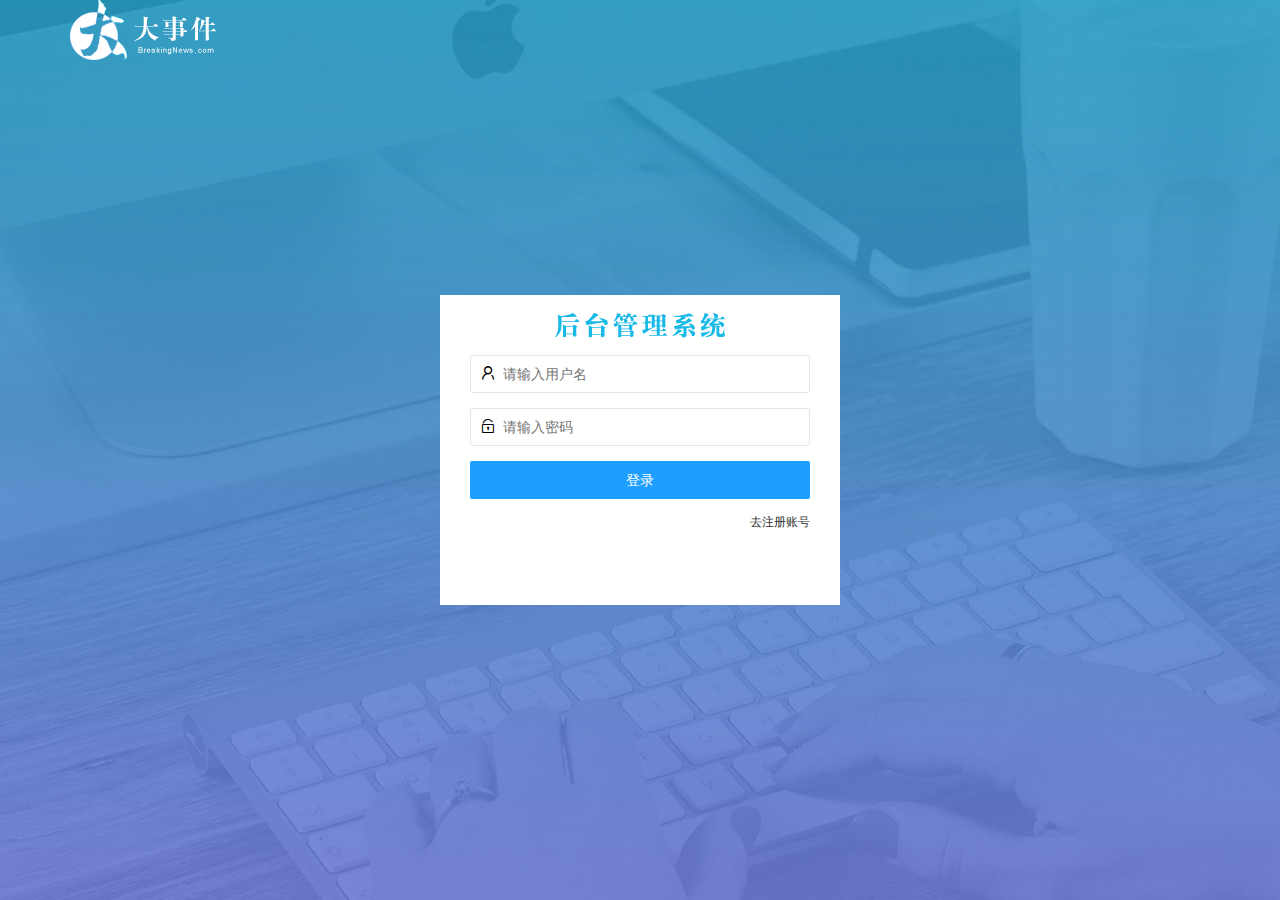
<file: login.html>
<!DOCTYPE html>
<html lang="en">

<head>
    <meta charset="UTF-8">
    <meta name="viewport" content="width=device-width, initial-scale=1.0">
    <title>Document</title>
    <!-- 导入layui的样式 -->
    <link rel="stylesheet" href="/assets/lib/layui/css/layui.css" />
    <!-- 导入自己的样式 -->
    <link rel="stylesheet" href="/assets/css/login.css" />
</head>

<body>
    <!-- 头部的logo区域 -->
    <div class="layui-main">
        <img src="/assets/images/logo.png" alt="" />
    </div>

    <!-- 登录注册区域 -->
    <div class="loginAndRegBox">
        <div class="title-box"></div>

        <!-- 登录的div -->
        <div class="login-box">
            <!-- 登录的表单 -->
            <form class="layui-form" id="form_login">
                <!-- 用户名 -->
                <div class="layui-form-item">
                    <i class="layui-icon layui-icon-username"></i>
                    <input type="text" name="username" required lay-verify="required" placeholder="请输入用户名"
                        autocomplete="off" class="layui-input" />
                </div>
                <!-- 密码 -->
                <div class="layui-form-item">
                    <i class="layui-icon layui-icon-password"></i>
                    <input type="password" name="password" required lay-verify="required|pwd" placeholder="请输入密码"
                        autocomplete="off" class="layui-input" />
                </div>
                <!-- 登录按钮 -->
                <div class="layui-form-item">
                    <!-- 注意：表单提交按钮和普通按钮的区别，就是 lay-submit 属性 -->
                    <button class="layui-btn layui-btn-fluid layui-btn-normal" lay-submit>登录</button>
                </div>
                <div class="layui-form-item links">
                    <a href="javascript:;" id="link_reg">去注册账号</a>
                </div>
            </form>
        </div>

        <!-- 注册的div -->
        <div class="reg-box">
            <!-- 注册的表单 -->
            <form class="layui-form" id="form_reg">
                <!-- 用户名 -->
                <div class="layui-form-item">
                    <i class="layui-icon layui-icon-username"></i>
                    <input type="text" name="username" required lay-verify="required" placeholder="请输入用户名"
                        autocomplete="off" class="layui-input" />
                </div>
                <!-- 密码 -->
                <div class="layui-form-item">
                    <i class="layui-icon layui-icon-password"></i>
                    <input type="password" name="password" required lay-verify="required|pwd" placeholder="请输入密码"
                        autocomplete="off" class="layui-input" />
                </div>
                <!-- 密码确认框 -->
                <div class="layui-form-item">
                    <i class="layui-icon layui-icon-password"></i>
                    <input type="password" name="repassword" required lay-verify="required|pwd|repwd"
                        placeholder="再次确认密码" autocomplete="off" class="layui-input" />
                </div>
                <!-- 注册按钮 -->
                <div class="layui-form-item">
                    <!-- 注意：表单提交按钮和普通按钮的区别，就是 lay-submit 属性 -->
                    <button class="layui-btn layui-btn-fluid layui-btn-normal" lay-submit>注册</button>
                </div>
                <div class="layui-form-item links">
                    <a href="javascript:;" id="link_login">去登录</a>
                </div>
            </form>
        </div>
    </div>

    <!-- 导入layui的js文件 -->
    <script src="/assets/lib/layui/layui.all.js"></script>
    <!-- 导入jQuery -->
    <script src="/assets/lib/jquery.js"></script>
    <!-- 导入自己封装的baseAPI.js -->
    <script src="/assets/js/baseAPI.js"></script>
    <!-- 导入自己的js -->
    <script src="/assets/js/login.js"></script>
</body>

</html>
</file>
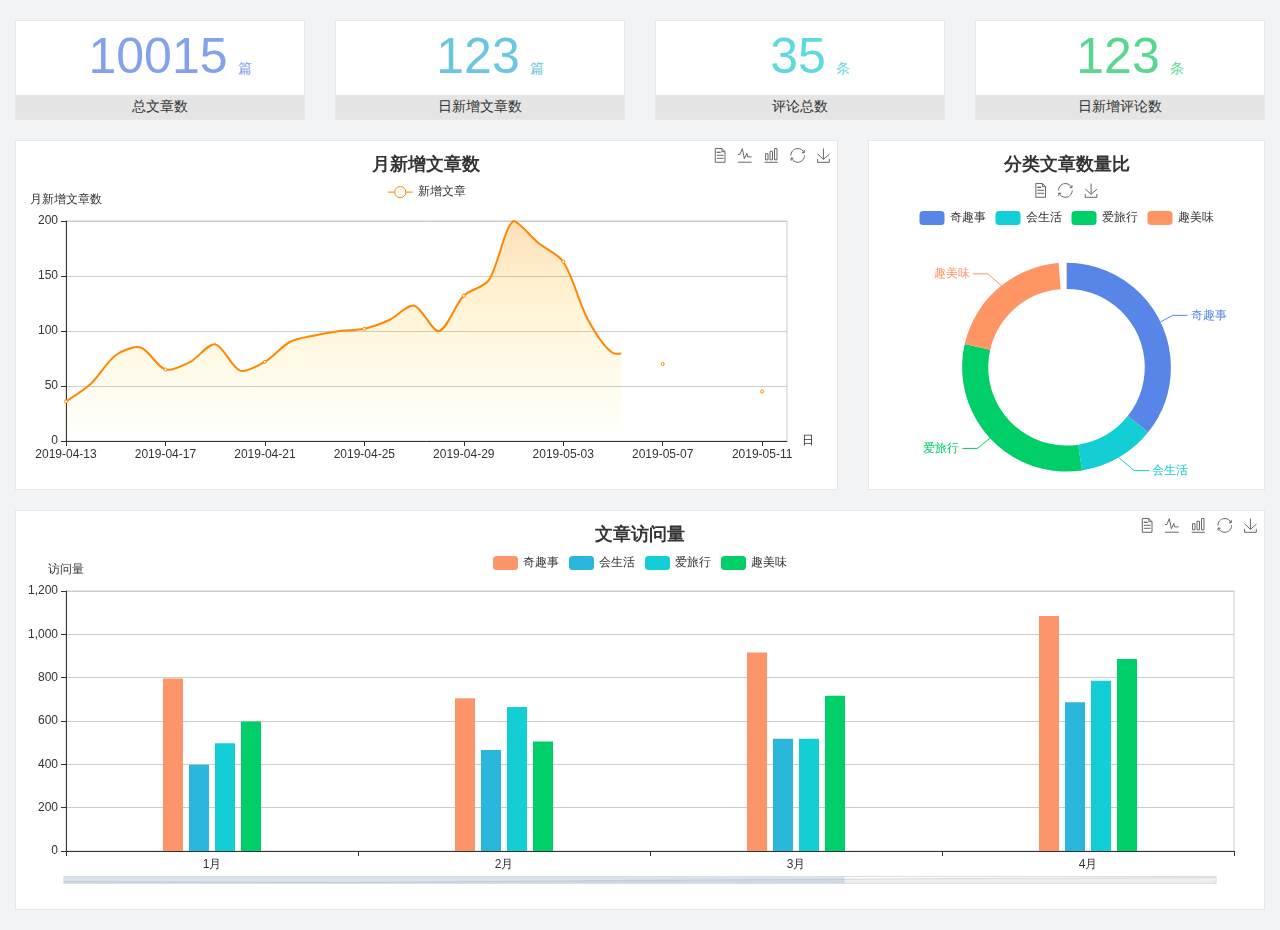
<file: home/dashboard.html>
<!DOCTYPE html>
<html lang="en">

<head>
  <meta charset="UTF-8">
  <meta name="viewport" content="width=device-width, initial-scale=1.0">
  <meta http-equiv="X-UA-Compatible" content="ie=edge">
  <title>图表统计</title>
  <link rel="stylesheet" href="../../assets/lib/bootstrap.css" />
  <link rel="stylesheet" href="../../assets/lib/main.css" />
  <script src="../../assets/lib/jquery.js"></script>
  <script type="text/javascript" src="../../assets/lib/echarts.min.js"></script>
</head>

<body>
  <div class="container-fluid">
    <div class="row spannel_list">
      <div class="col-sm-3 col-xs-6">
        <div class="spannel">
          <em>10015</em><span>篇</span>
          <b>总文章数</b>
        </div>
      </div>
      <div class="col-sm-3 col-xs-6">
        <div class="spannel scolor01">
          <em>123</em><span>篇</span>
          <b>日新增文章数</b>
        </div>
      </div>
      <div class="col-sm-3 col-xs-6">
        <div class="spannel scolor02">
          <em>35</em><span>条</span>
          <b>评论总数</b>
        </div>
      </div>
      <div class="col-sm-3 col-xs-6">
        <div class="spannel scolor03">
          <em>123</em><span>条</span>
          <b>日新增评论数</b>
        </div>
      </div>
    </div>
  </div>

  <div class="container-fluid">
    <div class="row curve-pie">
      <div class="col-lg-8 col-md-8">
        <div class="gragh_pannel" id="curve_show"></div>
      </div>
      <div class="col-lg-4 col-md-4">
        <div class="gragh_pannel" id="pie_show"></div>
      </div>
    </div>
  </div>

  <div class="container-fluid">
    <div class="column_pannel" id="column_show"></div>
  </div>

  <script>
    var oChart = echarts.init(document.getElementById('curve_show'));
    var aList_all = [
      { 'count': 36, 'date': '2019-04-13' },
      { 'count': 52, 'date': '2019-04-14' },
      { 'count': 78, 'date': '2019-04-15' },
      { 'count': 85, 'date': '2019-04-16' },
      { 'count': 65, 'date': '2019-04-17' },
      { 'count': 72, 'date': '2019-04-18' },
      { 'count': 88, 'date': '2019-04-19' },
      { 'count': 64, 'date': '2019-04-20' },
      { 'count': 72, 'date': '2019-04-21' },
      { 'count': 90, 'date': '2019-04-22' },
      { 'count': 96, 'date': '2019-04-23' },
      { 'count': 100, 'date': '2019-04-24' },
      { 'count': 102, 'date': '2019-04-25' },
      { 'count': 110, 'date': '2019-04-26' },
      { 'count': 123, 'date': '2019-04-27' },
      { 'count': 100, 'date': '2019-04-28' },
      { 'count': 132, 'date': '2019-04-29' },
      { 'count': 146, 'date': '2019-04-30' },
      { 'count': 200, 'date': '2019-05-01' },
      { 'count': 180, 'date': '2019-05-02' },
      { 'count': 163, 'date': '2019-05-03' },
      { 'count': 110, 'date': '2019-05-04' },
      { 'count': 80, 'date': '2019-05-05' },
      { 'count': 82, 'date': '2019-05-06' },
      { 'count': 70, 'date': '2019-05-07' },
      { 'count': 65, 'date': '2019-05-08' },
      { 'count': 54, 'date': '2019-05-09' },
      { 'count': 40, 'date': '2019-05-10' },
      { 'count': 45, 'date': '2019-05-11' },
      { 'count': 38, 'date': '2019-05-12' },
    ];

    let aCount = [];
    let aDate = [];

    for (var i = 0; i < aList_all.length; i++) {
      aCount.push(aList_all[i].count);
      aDate.push(aList_all[i].date);
    }

    var chartopt = {
      title: {
        text: '月新增文章数',
        left: 'center',
        top: '10'
      },
      tooltip: {
        trigger: 'axis'
      },
      legend: {
        data: ['新增文章'],
        top: '40'
      },
      toolbox: {
        show: true,
        feature: {
          mark: { show: true },
          dataView: { show: true, readOnly: false },
          magicType: { show: true, type: ['line', 'bar'] },
          restore: { show: true },
          saveAsImage: { show: true }
        }
      },
      calculable: true,
      xAxis: [
        {
          name: '日',
          type: 'category',
          boundaryGap: false,
          data: aDate
        }
      ],
      yAxis: [
        {
          name: '月新增文章数',
          type: 'value'
        }
      ],
      series: [
        {
          name: '新增文章',
          type: 'line',
          smooth: true,
          itemStyle: { normal: { areaStyle: { type: 'default' }, color: '#f80' }, lineStyle: { color: '#f80' } },
          data: aCount
        }],
      areaStyle: {
        normal: {
          color: new echarts.graphic.LinearGradient(0, 0, 0, 1, [{
            offset: 0,
            color: 'rgba(255,136,0,0.39)'
          }, {
            offset: .34,
            color: 'rgba(255,180,0,0.25)'
          }, {
            offset: 1,
            color: 'rgba(255,222,0,0.00)'
          }])

        }
      },
      grid: {
        show: true,
        x: 50,
        x2: 50,
        y: 80,
        height: 220
      }
    };

    oChart.setOption(chartopt);


    var oPie = echarts.init(document.getElementById('pie_show'));
    var oPieopt =
    {
      title: {
        top: 10,
        text: '分类文章数量比',
        x: 'center'
      },
      tooltip: {
        trigger: 'item',
        formatter: "{a} <br/>{b} : {c} ({d}%)"
      },
      color: ['#5885e8', '#13cfd5', '#00ce68', '#ff9565'],
      legend: {
        x: 'center',
        top: 65,
        data: ['奇趣事', '会生活', '爱旅行', '趣美味']
      },
      toolbox: {
        show: true,
        x: 'center',
        top: 35,
        feature: {
          mark: { show: true },
          dataView: { show: true, readOnly: false },
          magicType: {
            show: true,
            type: ['pie', 'funnel'],
            option: {
              funnel: {
                x: '25%',
                width: '50%',
                funnelAlign: 'left',
                max: 1548
              }
            }
          },
          restore: { show: true },
          saveAsImage: { show: true }
        }
      },
      calculable: true,
      series: [
        {
          name: '访问来源',
          type: 'pie',
          radius: ['45%', '60%'],
          center: ['50%', '65%'],
          data: [
            { value: 300, name: '奇趣事' },
            { value: 100, name: '会生活' },
            { value: 260, name: '爱旅行' },
            { value: 180, name: '趣美味' }
          ]
        }
      ]
    };
    oPie.setOption(oPieopt);



    var oColumn = this.echarts.init(document.getElementById('column_show'));
    var oColumnopt =
    {
      title: {
        text: '文章访问量',
        left: 'center',
        top: '10'
      },
      tooltip: {
        trigger: 'axis'
      },
      legend: {
        data: ['奇趣事', '会生活', '爱旅行', '趣美味'],
        top: '40'
      },
      toolbox: {
        show: true,
        feature: {
          mark: { show: true },
          dataView: { show: true, readOnly: false },
          magicType: { show: true, type: ['line', 'bar'] },
          restore: { show: true },
          saveAsImage: { show: true }
        }
      },
      calculable: true,
      xAxis: [
        {
          type: 'category',
          data: ['1月', '2月', '3月', '4月', '5月']
        }
      ],
      yAxis: [
        {
          name: '访问量',
          type: 'value'
        }
      ],
      series: [
        {
          name: '奇趣事',
          type: 'bar',
          barWidth: 20,
          itemStyle: {
            normal: { areaStyle: { type: 'default' }, color: '#fd956a' }
          },
          data: [800, 708, 920, 1090, 1200]
        },
        {
          name: '会生活',
          type: 'bar',
          barWidth: 20,
          itemStyle: {
            normal: { areaStyle: { type: 'default' }, color: '#2bb6db' }
          },
          data: [400, 468, 520, 690, 800]
        },
        {
          name: '爱旅行',
          type: 'bar',
          barWidth: 20,
          itemStyle: {
            normal: { areaStyle: { type: 'default' }, color: '#13cfd5' }
          },
          data: [500, 668, 520, 790, 900]
        },
        {
          name: '趣美味',
          type: 'bar',
          barWidth: 20,
          itemStyle: {
            normal: { areaStyle: { type: 'default' }, color: '#00ce68' }
          },
          data: [600, 508, 720, 890, 1000]
        }
      ],
      grid: {
        show: true,
        x: 50,
        x2: 30,
        y: 80,
        height: 260
      },
      dataZoom: [//给x轴设置滚动条
        {
          start: 0,//默认为0
          end: 100 - 1000 / 31,//默认为100
          type: 'slider',
          show: true,
          xAxisIndex: [0],
          handleSize: 0,//滑动条的 左右2个滑动条的大小
          height: 8,//组件高度
          left: 45, //左边的距离
          right: 50,//右边的距离
          bottom: 26,//右边的距离
          handleColor: '#ddd',//h滑动图标的颜色
          handleStyle: {
            borderColor: "#cacaca",
            borderWidth: "1",
            shadowBlur: 2,
            background: "#ddd",
            shadowColor: "#ddd",
          }
        }]
    };
    oColumn.setOption(oColumnopt);
  </script>
</body>

</html>
</file>
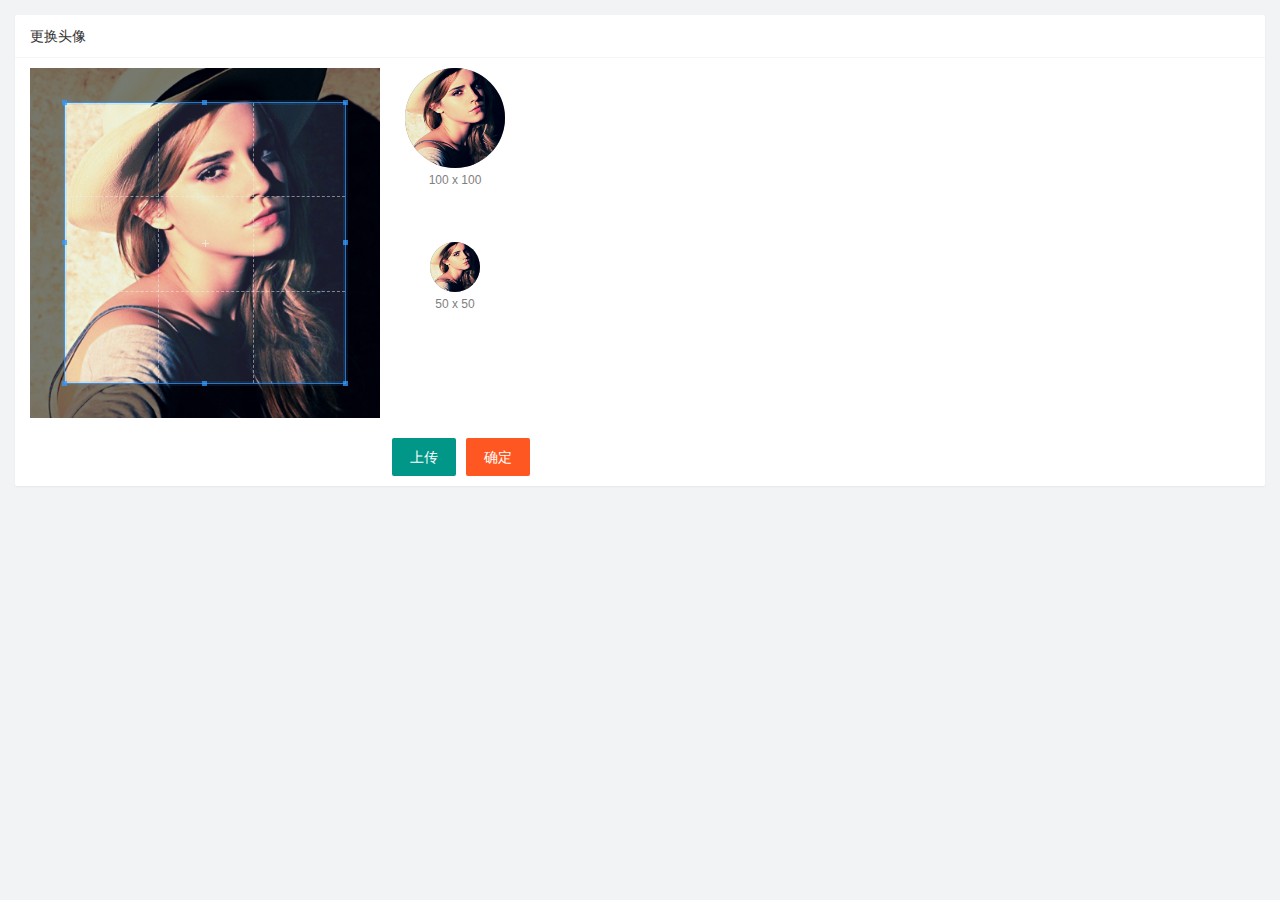
<file: user/user_avatar.html>
<!DOCTYPE html>
<html lang="en">

<head>
    <meta charset="UTF-8" />
    <meta name="viewport" content="width=device-width, initial-scale=1.0" />
    <title>Document</title>
    <link rel="stylesheet" href="/assets/lib/layui/css/layui.css" />
    <link rel="stylesheet" href="/assets/lib/cropper/cropper.css" />
    <link rel="stylesheet" href="/assets/css/user/user_avatar.css" />
</head>

<body>
    <!-- 卡片区域 -->
    <div class="layui-card">
        <div class="layui-card-header">更换头像</div>
        <div class="layui-card-body">
            <!-- 第一行的图片裁剪和预览区域 -->
            <div class="row1">
                <!-- 图片裁剪区域 -->
                <div class="cropper-box">
                    <!-- 这个 img 标签很重要，将来会把它初始化为裁剪区域 -->
                    <img id="image" src="/assets/images/sample.jpg" />
                </div>
                <!-- 图片的预览区域 -->
                <div class="preview-box">
                    <div>
                        <!-- 宽高为 100px 的预览区域 -->
                        <div class="img-preview w100"></div>
                        <p class="size">100 x 100</p>
                    </div>
                    <div>
                        <!-- 宽高为 50px 的预览区域 -->
                        <div class="img-preview w50"></div>
                        <p class="size">50 x 50</p>
                    </div>
                </div>
            </div>

            <!-- 第二行的按钮区域 -->
            <div class="row2">
                <!-- 通过accept属性，可以指定，用户选择什么类型的文件 -->
                <input type="file" id="file" accept="image/png,image/jpeg"/>
                <button type="button" class="layui-btn" id="btnChooseImage">上传</button>
                <button type="button" class="layui-btn layui-btn-danger" id="btnUpload">确定</button>
            </div>
        </div>


    </div>
    <script src="/assets/lib/layui/layui.all.js"></script>
    <script src="/assets/lib/jquery.js"></script>
    <script src="/assets/lib/cropper/Cropper.js"></script>
    <script src="/assets/lib/cropper/jquery-cropper.js"></script>
    <script src="/assets/js/baseAPI.js"></script>
    <script src="/assets/js/user/user_avatar.js"></script>
</body>

</html>
</file>
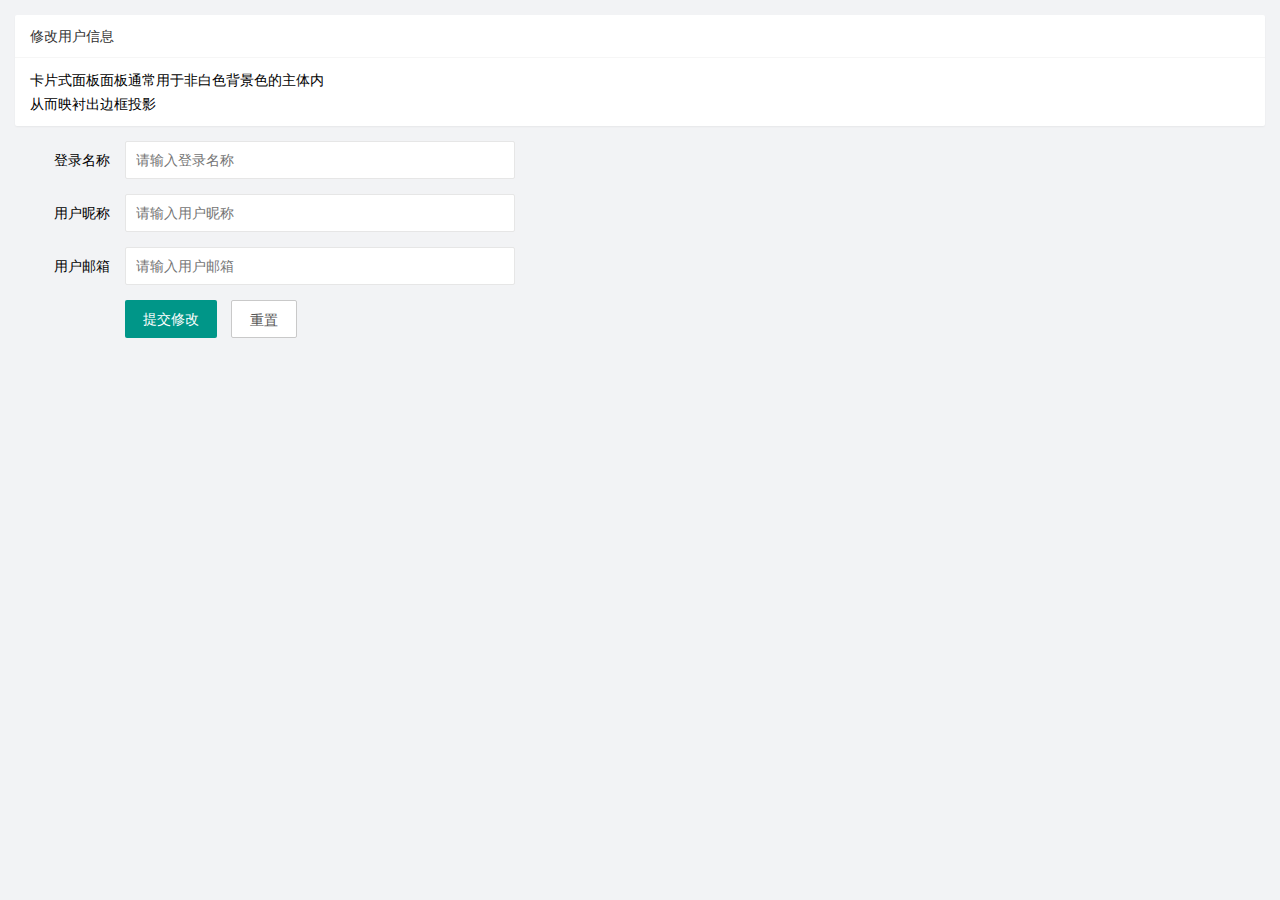
<file: user/user_info.html>
<!DOCTYPE html>
<html lang="en">

<head>
    <meta charset="UTF-8">
    <meta name="viewport" content="width=device-width, initial-scale=1.0">
    <title>Document</title>
    <!-- 导入layui的样式 -->
    <link rel="stylesheet" href="/assets/lib/layui/css/layui.css">
    <!-- 导入自己的样式 -->
    <link rel="stylesheet" href="/assets/css/user/user_info.css">
</head>

<body>
    <!-- 卡片区域 -->
    <div class="layui-card">
        <div class="layui-card-header">修改用户信息</div>
        <div class="layui-card-body">
            卡片式面板面板通常用于非白色背景色的主体内<br />
            从而映衬出边框投影
        </div>
    </div>

    <!-- form 表单区域 -->
    <form class="layui-form" lay-filter="formUserInfo">
        <!-- 这是隐藏域 -->
        <input type="hidden" name="id" value="" />
        <div class="layui-form-item">
            <label class="layui-form-label">登录名称</label>
            <div class="layui-input-block">
                <input type="text" name="username" required lay-verify="required" placeholder="请输入登录名称"
                    autocomplete="off" class="layui-input" readonly />
            </div>
        </div>
        <div class="layui-form-item">
            <label class="layui-form-label">用户昵称</label>
            <div class="layui-input-block">
                <input type="text" name="nickname" required lay-verify="required|nickname" placeholder="请输入用户昵称"
                    autocomplete="off" class="layui-input" />
            </div>
        </div>
        <div class="layui-form-item">
            <label class="layui-form-label">用户邮箱</label>
            <div class="layui-input-block">
                <input type="text" name="email" required lay-verify="required|email" placeholder="请输入用户邮箱"
                    autocomplete="off" class="layui-input" />
            </div>
        </div>
        <div class="layui-form-item">
            <div class="layui-input-block">
                <button class="layui-btn" lay-submit lay-filter="formDemo">提交修改</button>
                <button type="reset" class="layui-btn layui-btn-primary" id="btnReset">重置</button>
            </div>
        </div>
    </form>

    <!-- 导入layui的js文件 -->
    <script src="/assets/lib/layui/layui.all.js"></script>
    <!-- 导入 jquery -->
    <script src="/assets/lib/jquery.js"></script>
    <!-- 导入baseAPI -->
    <script src="/assets/js/baseAPI.js"></script>
    <!-- 导入自己的 js -->
    <script src="/assets/js/user/user_info.js"></script>
</body>

</html>
</file>
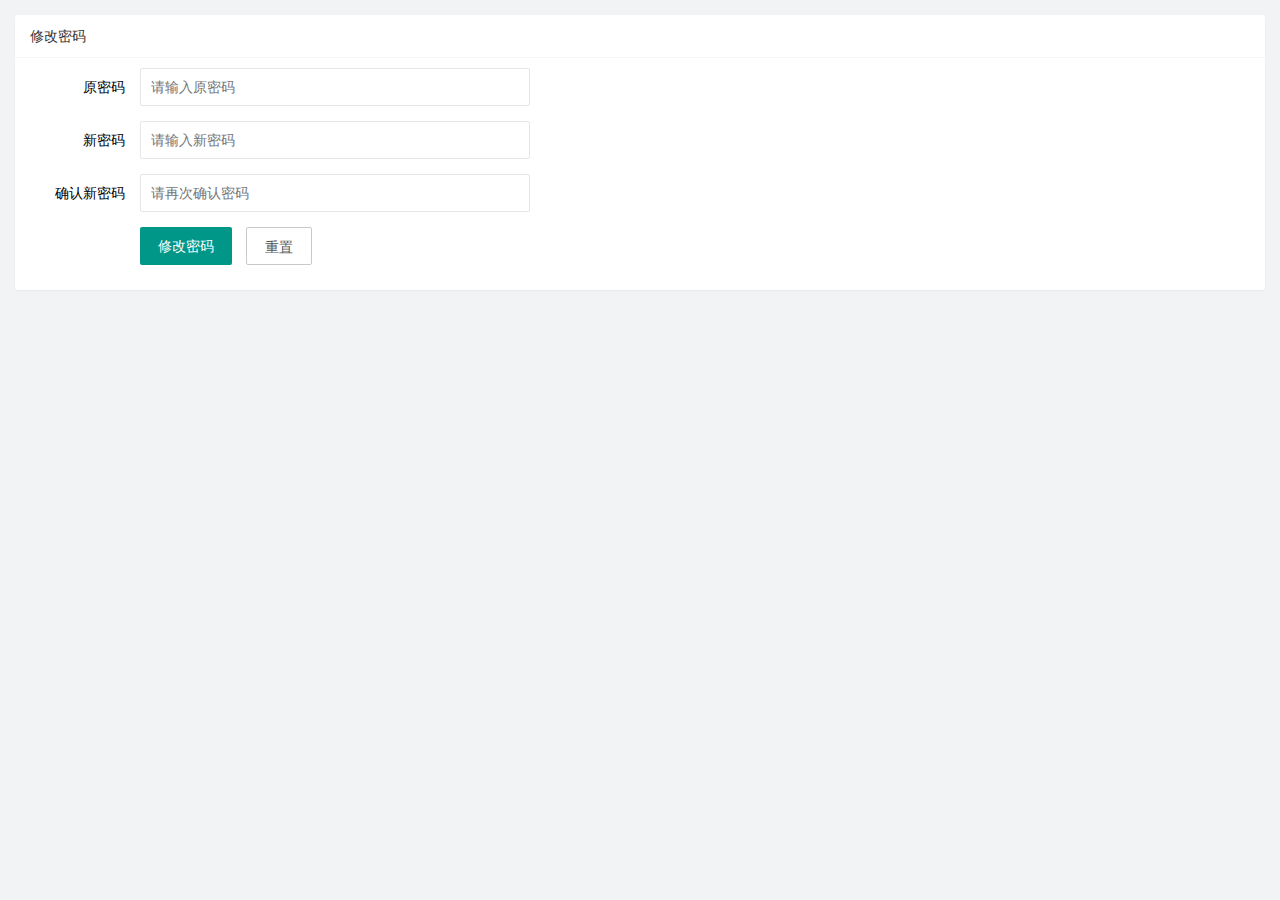
<file: user/user_pwd.html>
<!DOCTYPE html>
<html lang="en">

<head>
    <meta charset="UTF-8" />
    <meta name="viewport" content="width=device-width, initial-scale=1.0" />
    <title>Document</title>
    <link rel="stylesheet" href="/assets/lib/layui/css/layui.css" />
    <link rel="stylesheet" href="/assets/css/user/user_pwd.css" />
</head>

<body>
    <!-- 卡片区域 -->
    <div class="layui-card">
        <div class="layui-card-header">修改密码</div>
        <div class="layui-card-body">
            <form class="layui-form">
                <div class="layui-form-item">
                    <label class="layui-form-label">原密码</label>
                    <div class="layui-input-block">
                        <input type="password" name="oldPwd" required lay-verify="required|pwd" placeholder="请输入原密码"
                            autocomplete="off" class="layui-input" />
                    </div>
                </div>
                <div class="layui-form-item">
                    <label class="layui-form-label">新密码</label>
                    <div class="layui-input-block">
                        <input type="password" name="newPwd" required lay-verify="required|pwd|samePwd" placeholder="请输入新密码"
                            autocomplete="off" class="layui-input" />
                    </div>
                </div>
                <div class="layui-form-item">
                    <label class="layui-form-label">确认新密码</label>
                    <div class="layui-input-block">
                        <input type="password" name="rePwd" required lay-verify="required|pwd|rePwd" placeholder="请再次确认密码"
                            autocomplete="off" class="layui-input" />
                    </div>
                </div>
                <div class="layui-form-item">
                    <div class="layui-input-block">
                        <button class="layui-btn" lay-submit lay-filter="formDemo">修改密码</button>
                        <button type="reset" class="layui-btn layui-btn-primary">重置</button>
                    </div>
                </div>
            </form>
        </div>
    </div>

    <!-- 导入 layui 的 js -->
    <script src="/assets/lib/layui/layui.all.js"></script>
    <!-- 导入 jQuery -->
    <script src="/assets/lib/jquery.js"></script>
    <!-- 导入 baseAPI -->
    <script src="/assets/js/baseAPI.js"></script>
    <!-- 导入自己的 js -->
    <script src="/assets/js/user/user_pwd.js"></script>
</body>

</html>
</file>
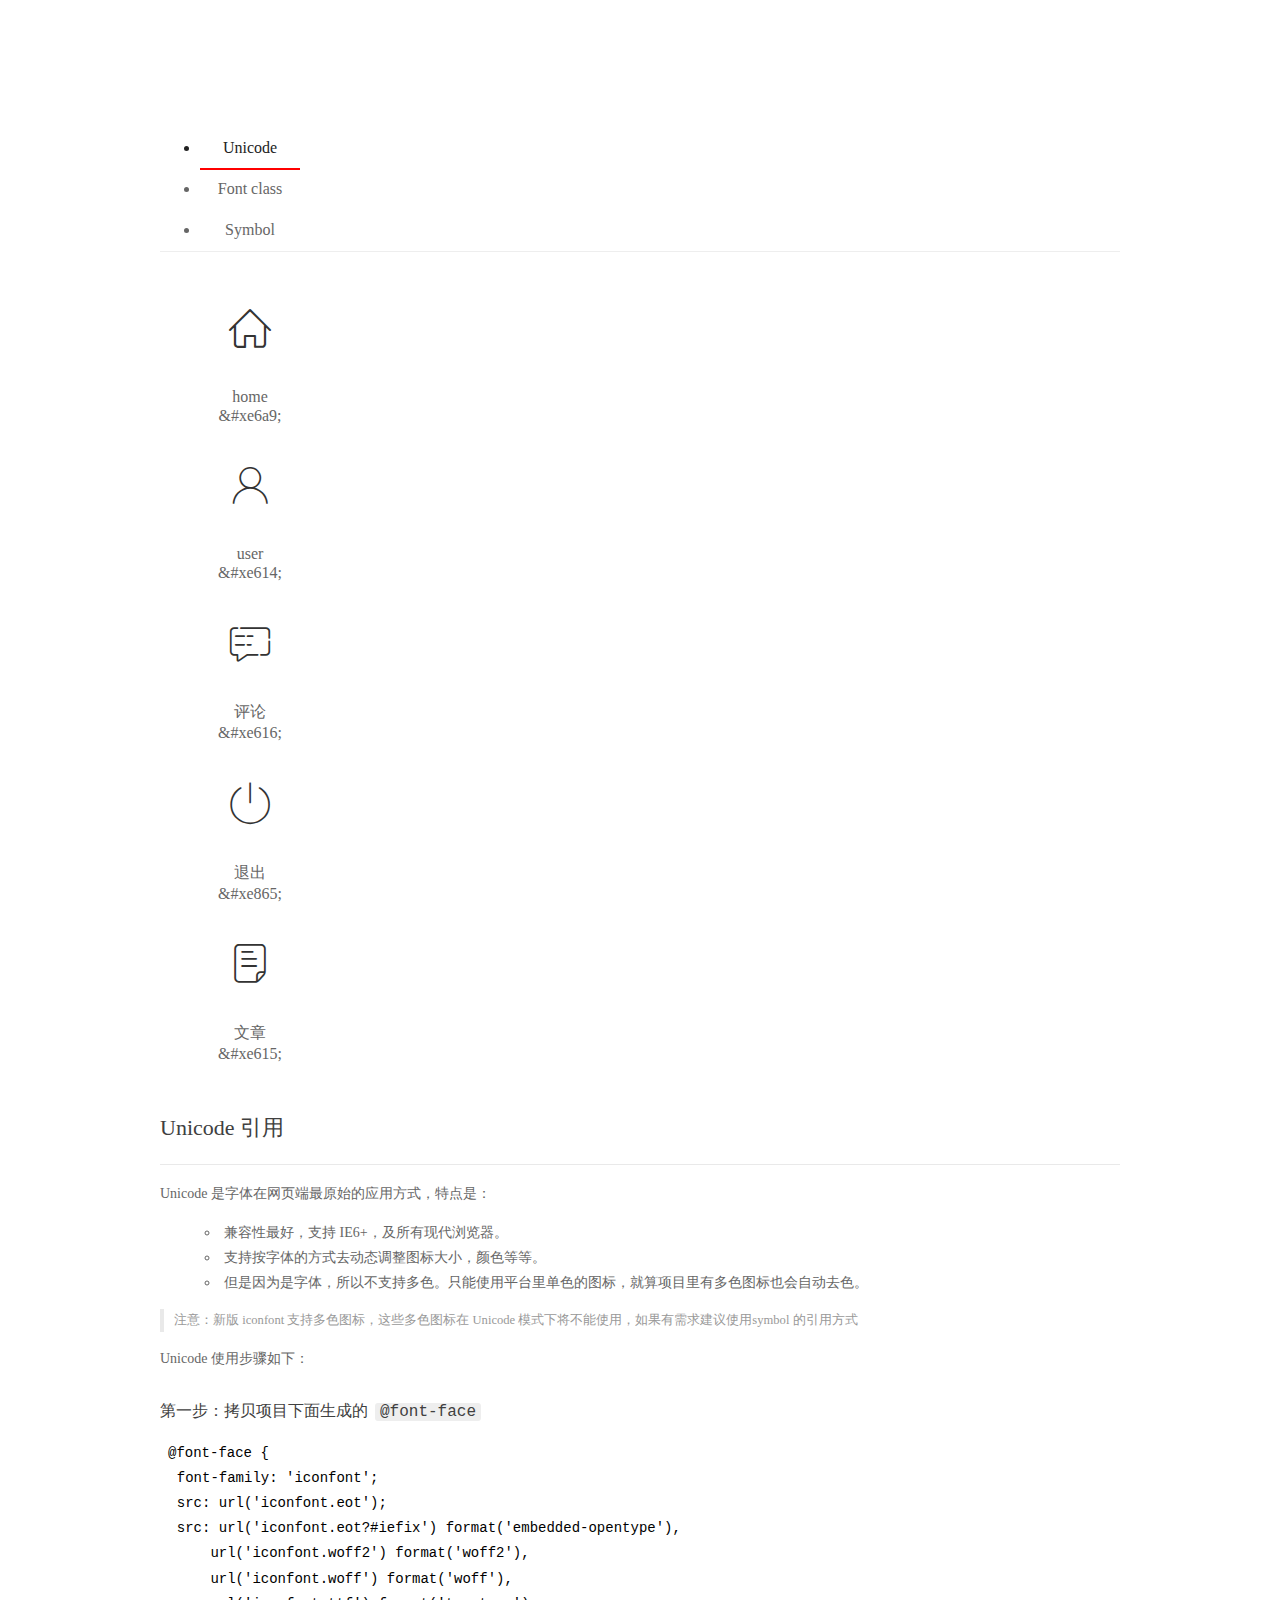
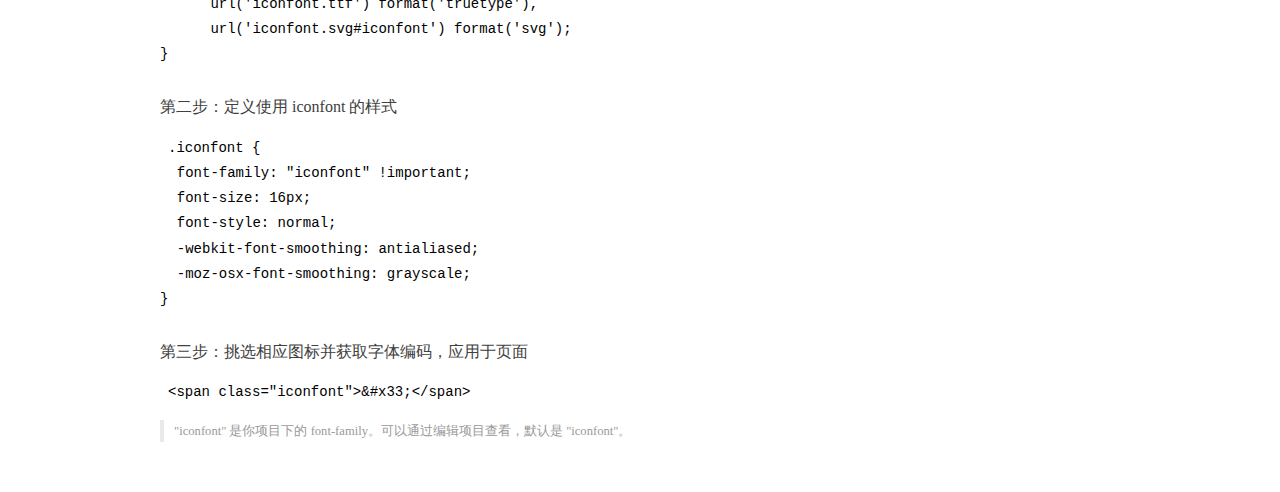
<file: assets/fonts/demo_index.html>
<!DOCTYPE html>
<html>
<head>
  <meta charset="utf-8"/>
  <title>IconFont Demo</title>
  <link rel="shortcut icon" href="https://gtms04.alicdn.com/tps/i4/TB1_oz6GVXXXXaFXpXXJDFnIXXX-64-64.ico" type="image/x-icon"/>
  <link rel="stylesheet" href="https://g.alicdn.com/thx/cube/1.3.2/cube.min.css">
  <link rel="stylesheet" href="demo.css">
  <link rel="stylesheet" href="iconfont.css">
  <script src="iconfont.js"></script>
  <!-- jQuery -->
  <script src="https://a1.alicdn.com/oss/uploads/2018/12/26/7bfddb60-08e8-11e9-9b04-53e73bb6408b.js"></script>
  <!-- 代码高亮 -->
  <script src="https://a1.alicdn.com/oss/uploads/2018/12/26/a3f714d0-08e6-11e9-8a15-ebf944d7534c.js"></script>
</head>
<body>
  <div class="main">
    <h1 class="logo"><a href="https://www.iconfont.cn/" title="iconfont 首页" target="_blank">&#xe86b;</a></h1>
    <div class="nav-tabs">
      <ul id="tabs" class="dib-box">
        <li class="dib active"><span>Unicode</span></li>
        <li class="dib"><span>Font class</span></li>
        <li class="dib"><span>Symbol</span></li>
      </ul>
      
    </div>
    <div class="tab-container">
      <div class="content unicode" style="display: block;">
          <ul class="icon_lists dib-box">
          
            <li class="dib">
              <span class="icon iconfont">&#xe6a9;</span>
                <div class="name">home</div>
                <div class="code-name">&amp;#xe6a9;</div>
              </li>
          
            <li class="dib">
              <span class="icon iconfont">&#xe614;</span>
                <div class="name">user</div>
                <div class="code-name">&amp;#xe614;</div>
              </li>
          
            <li class="dib">
              <span class="icon iconfont">&#xe616;</span>
                <div class="name">评论</div>
                <div class="code-name">&amp;#xe616;</div>
              </li>
          
            <li class="dib">
              <span class="icon iconfont">&#xe865;</span>
                <div class="name">退出</div>
                <div class="code-name">&amp;#xe865;</div>
              </li>
          
            <li class="dib">
              <span class="icon iconfont">&#xe615;</span>
                <div class="name">文章</div>
                <div class="code-name">&amp;#xe615;</div>
              </li>
          
          </ul>
          <div class="article markdown">
          <h2 id="unicode-">Unicode 引用</h2>
          <hr>

          <p>Unicode 是字体在网页端最原始的应用方式，特点是：</p>
          <ul>
            <li>兼容性最好，支持 IE6+，及所有现代浏览器。</li>
            <li>支持按字体的方式去动态调整图标大小，颜色等等。</li>
            <li>但是因为是字体，所以不支持多色。只能使用平台里单色的图标，就算项目里有多色图标也会自动去色。</li>
          </ul>
          <blockquote>
            <p>注意：新版 iconfont 支持多色图标，这些多色图标在 Unicode 模式下将不能使用，如果有需求建议使用symbol 的引用方式</p>
          </blockquote>
          <p>Unicode 使用步骤如下：</p>
          <h3 id="-font-face">第一步：拷贝项目下面生成的 <code>@font-face</code></h3>
<pre><code class="language-css"
>@font-face {
  font-family: 'iconfont';
  src: url('iconfont.eot');
  src: url('iconfont.eot?#iefix') format('embedded-opentype'),
      url('iconfont.woff2') format('woff2'),
      url('iconfont.woff') format('woff'),
      url('iconfont.ttf') format('truetype'),
      url('iconfont.svg#iconfont') format('svg');
}
</code></pre>
          <h3 id="-iconfont-">第二步：定义使用 iconfont 的样式</h3>
<pre><code class="language-css"
>.iconfont {
  font-family: "iconfont" !important;
  font-size: 16px;
  font-style: normal;
  -webkit-font-smoothing: antialiased;
  -moz-osx-font-smoothing: grayscale;
}
</code></pre>
          <h3 id="-">第三步：挑选相应图标并获取字体编码，应用于页面</h3>
<pre>
<code class="language-html"
>&lt;span class="iconfont"&gt;&amp;#x33;&lt;/span&gt;
</code></pre>
          <blockquote>
            <p>"iconfont" 是你项目下的 font-family。可以通过编辑项目查看，默认是 "iconfont"。</p>
          </blockquote>
          </div>
      </div>
      <div class="content font-class">
        <ul class="icon_lists dib-box">
          
          <li class="dib">
            <span class="icon iconfont icon-home"></span>
            <div class="name">
              home
            </div>
            <div class="code-name">.icon-home
            </div>
          </li>
          
          <li class="dib">
            <span class="icon iconfont icon-user"></span>
            <div class="name">
              user
            </div>
            <div class="code-name">.icon-user
            </div>
          </li>
          
          <li class="dib">
            <span class="icon iconfont icon-pinglun"></span>
            <div class="name">
              评论
            </div>
            <div class="code-name">.icon-pinglun
            </div>
          </li>
          
          <li class="dib">
            <span class="icon iconfont icon-tuichu"></span>
            <div class="name">
              退出
            </div>
            <div class="code-name">.icon-tuichu
            </div>
          </li>
          
          <li class="dib">
            <span class="icon iconfont icon-16"></span>
            <div class="name">
              文章
            </div>
            <div class="code-name">.icon-16
            </div>
          </li>
          
        </ul>
        <div class="article markdown">
        <h2 id="font-class-">font-class 引用</h2>
        <hr>

        <p>font-class 是 Unicode 使用方式的一种变种，主要是解决 Unicode 书写不直观，语意不明确的问题。</p>
        <p>与 Unicode 使用方式相比，具有如下特点：</p>
        <ul>
          <li>兼容性良好，支持 IE8+，及所有现代浏览器。</li>
          <li>相比于 Unicode 语意明确，书写更直观。可以很容易分辨这个 icon 是什么。</li>
          <li>因为使用 class 来定义图标，所以当要替换图标时，只需要修改 class 里面的 Unicode 引用。</li>
          <li>不过因为本质上还是使用的字体，所以多色图标还是不支持的。</li>
        </ul>
        <p>使用步骤如下：</p>
        <h3 id="-fontclass-">第一步：引入项目下面生成的 fontclass 代码：</h3>
<pre><code class="language-html">&lt;link rel="stylesheet" href="./iconfont.css"&gt;
</code></pre>
        <h3 id="-">第二步：挑选相应图标并获取类名，应用于页面：</h3>
<pre><code class="language-html">&lt;span class="iconfont icon-xxx"&gt;&lt;/span&gt;
</code></pre>
        <blockquote>
          <p>"
            iconfont" 是你项目下的 font-family。可以通过编辑项目查看，默认是 "iconfont"。</p>
        </blockquote>
      </div>
      </div>
      <div class="content symbol">
          <ul class="icon_lists dib-box">
          
            <li class="dib">
                <svg class="icon svg-icon" aria-hidden="true">
                  <use xlink:href="#icon-home"></use>
                </svg>
                <div class="name">home</div>
                <div class="code-name">#icon-home</div>
            </li>
          
            <li class="dib">
                <svg class="icon svg-icon" aria-hidden="true">
                  <use xlink:href="#icon-user"></use>
                </svg>
                <div class="name">user</div>
                <div class="code-name">#icon-user</div>
            </li>
          
            <li class="dib">
                <svg class="icon svg-icon" aria-hidden="true">
                  <use xlink:href="#icon-pinglun"></use>
                </svg>
                <div class="name">评论</div>
                <div class="code-name">#icon-pinglun</div>
            </li>
          
            <li class="dib">
                <svg class="icon svg-icon" aria-hidden="true">
                  <use xlink:href="#icon-tuichu"></use>
                </svg>
                <div class="name">退出</div>
                <div class="code-name">#icon-tuichu</div>
            </li>
          
            <li class="dib">
                <svg class="icon svg-icon" aria-hidden="true">
                  <use xlink:href="#icon-16"></use>
                </svg>
                <div class="name">文章</div>
                <div class="code-name">#icon-16</div>
            </li>
          
          </ul>
          <div class="article markdown">
          <h2 id="symbol-">Symbol 引用</h2>
          <hr>

          <p>这是一种全新的使用方式，应该说这才是未来的主流，也是平台目前推荐的用法。相关介绍可以参考这篇<a href="">文章</a>
            这种用法其实是做了一个 SVG 的集合，与另外两种相比具有如下特点：</p>
          <ul>
            <li>支持多色图标了，不再受单色限制。</li>
            <li>通过一些技巧，支持像字体那样，通过 <code>font-size</code>, <code>color</code> 来调整样式。</li>
            <li>兼容性较差，支持 IE9+，及现代浏览器。</li>
            <li>浏览器渲染 SVG 的性能一般，还不如 png。</li>
          </ul>
          <p>使用步骤如下：</p>
          <h3 id="-symbol-">第一步：引入项目下面生成的 symbol 代码：</h3>
<pre><code class="language-html">&lt;script src="./iconfont.js"&gt;&lt;/script&gt;
</code></pre>
          <h3 id="-css-">第二步：加入通用 CSS 代码（引入一次就行）：</h3>
<pre><code class="language-html">&lt;style&gt;
.icon {
  width: 1em;
  height: 1em;
  vertical-align: -0.15em;
  fill: currentColor;
  overflow: hidden;
}
&lt;/style&gt;
</code></pre>
          <h3 id="-">第三步：挑选相应图标并获取类名，应用于页面：</h3>
<pre><code class="language-html">&lt;svg class="icon" aria-hidden="true"&gt;
  &lt;use xlink:href="#icon-xxx"&gt;&lt;/use&gt;
&lt;/svg&gt;
</code></pre>
          </div>
      </div>

    </div>
  </div>
  <script>
  $(document).ready(function () {
      $('.tab-container .content:first').show()

      $('#tabs li').click(function (e) {
        var tabContent = $('.tab-container .content')
        var index = $(this).index()

        if ($(this).hasClass('active')) {
          return
        } else {
          $('#tabs li').removeClass('active')
          $(this).addClass('active')

          tabContent.hide().eq(index).fadeIn()
        }
      })
    })
  </script>
</body>
</html>
</file>
<file: assets/lib/layui/css/layui.css>
/** layui-v2.5.5 MIT License By https://www.layui.com */
 .layui-inline,img{display:inline-block;vertical-align:middle}h1,h2,h3,h4,h5,h6{font-weight:400}.layui-edge,.layui-header,.layui-inline,.layui-main{position:relative}.layui-body,.layui-edge,.layui-elip{overflow:hidden}.layui-btn,.layui-edge,.layui-inline,img{vertical-align:middle}.layui-btn,.layui-disabled,.layui-icon,.layui-unselect{-moz-user-select:none;-webkit-user-select:none;-ms-user-select:none}.layui-elip,.layui-form-checkbox span,.layui-form-pane .layui-form-label{text-overflow:ellipsis;white-space:nowrap}.layui-breadcrumb,.layui-tree-btnGroup{visibility:hidden}blockquote,body,button,dd,div,dl,dt,form,h1,h2,h3,h4,h5,h6,input,li,ol,p,pre,td,textarea,th,ul{margin:0;padding:0;-webkit-tap-highlight-color:rgba(0,0,0,0)}a:active,a:hover{outline:0}img{border:none}li{list-style:none}table{border-collapse:collapse;border-spacing:0}h4,h5,h6{font-size:100%}button,input,optgroup,option,select,textarea{font-family:inherit;font-size:inherit;font-style:inherit;font-weight:inherit;outline:0}pre{white-space:pre-wrap;white-space:-moz-pre-wrap;white-space:-pre-wrap;white-space:-o-pre-wrap;word-wrap:break-word}body{line-height:24px;font:14px Helvetica Neue,Helvetica,PingFang SC,Tahoma,Arial,sans-serif}hr{height:1px;margin:10px 0;border:0;clear:both}a{color:#333;text-decoration:none}a:hover{color:#777}a cite{font-style:normal;*cursor:pointer}.layui-border-box,.layui-border-box *{box-sizing:border-box}.layui-box,.layui-box *{box-sizing:content-box}.layui-clear{clear:both;*zoom:1}.layui-clear:after{content:'\20';clear:both;*zoom:1;display:block;height:0}.layui-inline{*display:inline;*zoom:1}.layui-edge{display:inline-block;width:0;height:0;border-width:6px;border-style:dashed;border-color:transparent}.layui-edge-top{top:-4px;border-bottom-color:#999;border-bottom-style:solid}.layui-edge-right{border-left-color:#999;border-left-style:solid}.layui-edge-bottom{top:2px;border-top-color:#999;border-top-style:solid}.layui-edge-left{border-right-color:#999;border-right-style:solid}.layui-disabled,.layui-disabled:hover{color:#d2d2d2!important;cursor:not-allowed!important}.layui-circle{border-radius:100%}.layui-show{display:block!important}.layui-hide{display:none!important}@font-face{font-family:layui-icon;src:url(../font/iconfont.eot?v=250);src:url(../font/iconfont.eot?v=250#iefix) format('embedded-opentype'),url(../font/iconfont.woff2?v=250) format('woff2'),url(../font/iconfont.woff?v=250) format('woff'),url(../font/iconfont.ttf?v=250) format('truetype'),url(../font/iconfont.svg?v=250#layui-icon) format('svg')}.layui-icon{font-family:layui-icon!important;font-size:16px;font-style:normal;-webkit-font-smoothing:antialiased;-moz-osx-font-smoothing:grayscale}.layui-icon-reply-fill:before{content:"\e611"}.layui-icon-set-fill:before{content:"\e614"}.layui-icon-menu-fill:before{content:"\e60f"}.layui-icon-search:before{content:"\e615"}.layui-icon-share:before{content:"\e641"}.layui-icon-set-sm:before{content:"\e620"}.layui-icon-engine:before{content:"\e628"}.layui-icon-close:before{content:"\1006"}.layui-icon-close-fill:before{content:"\1007"}.layui-icon-chart-screen:before{content:"\e629"}.layui-icon-star:before{content:"\e600"}.layui-icon-circle-dot:before{content:"\e617"}.layui-icon-chat:before{content:"\e606"}.layui-icon-release:before{content:"\e609"}.layui-icon-list:before{content:"\e60a"}.layui-icon-chart:before{content:"\e62c"}.layui-icon-ok-circle:before{content:"\1005"}.layui-icon-layim-theme:before{content:"\e61b"}.layui-icon-table:before{content:"\e62d"}.layui-icon-right:before{content:"\e602"}.layui-icon-left:before{content:"\e603"}.layui-icon-cart-simple:before{content:"\e698"}.layui-icon-face-cry:before{content:"\e69c"}.layui-icon-face-smile:before{content:"\e6af"}.layui-icon-survey:before{content:"\e6b2"}.layui-icon-tree:before{content:"\e62e"}.layui-icon-upload-circle:before{content:"\e62f"}.layui-icon-add-circle:before{content:"\e61f"}.layui-icon-download-circle:before{content:"\e601"}.layui-icon-templeate-1:before{content:"\e630"}.layui-icon-util:before{content:"\e631"}.layui-icon-face-surprised:before{content:"\e664"}.layui-icon-edit:before{content:"\e642"}.layui-icon-speaker:before{content:"\e645"}.layui-icon-down:before{content:"\e61a"}.layui-icon-file:before{content:"\e621"}.layui-icon-layouts:before{content:"\e632"}.layui-icon-rate-half:before{content:"\e6c9"}.layui-icon-add-circle-fine:before{content:"\e608"}.layui-icon-prev-circle:before{content:"\e633"}.layui-icon-read:before{content:"\e705"}.layui-icon-404:before{content:"\e61c"}.layui-icon-carousel:before{content:"\e634"}.layui-icon-help:before{content:"\e607"}.layui-icon-code-circle:before{content:"\e635"}.layui-icon-water:before{content:"\e636"}.layui-icon-username:before{content:"\e66f"}.layui-icon-find-fill:before{content:"\e670"}.layui-icon-about:before{content:"\e60b"}.layui-icon-location:before{content:"\e715"}.layui-icon-up:before{content:"\e619"}.layui-icon-pause:before{content:"\e651"}.layui-icon-date:before{content:"\e637"}.layui-icon-layim-uploadfile:before{content:"\e61d"}.layui-icon-delete:before{content:"\e640"}.layui-icon-play:before{content:"\e652"}.layui-icon-top:before{content:"\e604"}.layui-icon-friends:before{content:"\e612"}.layui-icon-refresh-3:before{content:"\e9aa"}.layui-icon-ok:before{content:"\e605"}.layui-icon-layer:before{content:"\e638"}.layui-icon-face-smile-fine:before{content:"\e60c"}.layui-icon-dollar:before{content:"\e659"}.layui-icon-group:before{content:"\e613"}.layui-icon-layim-download:before{content:"\e61e"}.layui-icon-picture-fine:before{content:"\e60d"}.layui-icon-link:before{content:"\e64c"}.layui-icon-diamond:before{content:"\e735"}.layui-icon-log:before{content:"\e60e"}.layui-icon-rate-solid:before{content:"\e67a"}.layui-icon-fonts-del:before{content:"\e64f"}.layui-icon-unlink:before{content:"\e64d"}.layui-icon-fonts-clear:before{content:"\e639"}.layui-icon-triangle-r:before{content:"\e623"}.layui-icon-circle:before{content:"\e63f"}.layui-icon-radio:before{content:"\e643"}.layui-icon-align-center:before{content:"\e647"}.layui-icon-align-right:before{content:"\e648"}.layui-icon-align-left:before{content:"\e649"}.layui-icon-loading-1:before{content:"\e63e"}.layui-icon-return:before{content:"\e65c"}.layui-icon-fonts-strong:before{content:"\e62b"}.layui-icon-upload:before{content:"\e67c"}.layui-icon-dialogue:before{content:"\e63a"}.layui-icon-video:before{content:"\e6ed"}.layui-icon-headset:before{content:"\e6fc"}.layui-icon-cellphone-fine:before{content:"\e63b"}.layui-icon-add-1:before{content:"\e654"}.layui-icon-face-smile-b:before{content:"\e650"}.layui-icon-fonts-html:before{content:"\e64b"}.layui-icon-form:before{content:"\e63c"}.layui-icon-cart:before{content:"\e657"}.layui-icon-camera-fill:before{content:"\e65d"}.layui-icon-tabs:before{content:"\e62a"}.layui-icon-fonts-code:before{content:"\e64e"}.layui-icon-fire:before{content:"\e756"}.layui-icon-set:before{content:"\e716"}.layui-icon-fonts-u:before{content:"\e646"}.layui-icon-triangle-d:before{content:"\e625"}.layui-icon-tips:before{content:"\e702"}.layui-icon-picture:before{content:"\e64a"}.layui-icon-more-vertical:before{content:"\e671"}.layui-icon-flag:before{content:"\e66c"}.layui-icon-loading:before{content:"\e63d"}.layui-icon-fonts-i:before{content:"\e644"}.layui-icon-refresh-1:before{content:"\e666"}.layui-icon-rmb:before{content:"\e65e"}.layui-icon-home:before{content:"\e68e"}.layui-icon-user:before{content:"\e770"}.layui-icon-notice:before{content:"\e667"}.layui-icon-login-weibo:before{content:"\e675"}.layui-icon-voice:before{content:"\e688"}.layui-icon-upload-drag:before{content:"\e681"}.layui-icon-login-qq:before{content:"\e676"}.layui-icon-snowflake:before{content:"\e6b1"}.layui-icon-file-b:before{content:"\e655"}.layui-icon-template:before{content:"\e663"}.layui-icon-auz:before{content:"\e672"}.layui-icon-console:before{content:"\e665"}.layui-icon-app:before{content:"\e653"}.layui-icon-prev:before{content:"\e65a"}.layui-icon-website:before{content:"\e7ae"}.layui-icon-next:before{content:"\e65b"}.layui-icon-component:before{content:"\e857"}.layui-icon-more:before{content:"\e65f"}.layui-icon-login-wechat:before{content:"\e677"}.layui-icon-shrink-right:before{content:"\e668"}.layui-icon-spread-left:before{content:"\e66b"}.layui-icon-camera:before{content:"\e660"}.layui-icon-note:before{content:"\e66e"}.layui-icon-refresh:before{content:"\e669"}.layui-icon-female:before{content:"\e661"}.layui-icon-male:before{content:"\e662"}.layui-icon-password:before{content:"\e673"}.layui-icon-senior:before{content:"\e674"}.layui-icon-theme:before{content:"\e66a"}.layui-icon-tread:before{content:"\e6c5"}.layui-icon-praise:before{content:"\e6c6"}.layui-icon-star-fill:before{content:"\e658"}.layui-icon-rate:before{content:"\e67b"}.layui-icon-template-1:before{content:"\e656"}.layui-icon-vercode:before{content:"\e679"}.layui-icon-cellphone:before{content:"\e678"}.layui-icon-screen-full:before{content:"\e622"}.layui-icon-screen-restore:before{content:"\e758"}.layui-icon-cols:before{content:"\e610"}.layui-icon-export:before{content:"\e67d"}.layui-icon-print:before{content:"\e66d"}.layui-icon-slider:before{content:"\e714"}.layui-icon-addition:before{content:"\e624"}.layui-icon-subtraction:before{content:"\e67e"}.layui-icon-service:before{content:"\e626"}.layui-icon-transfer:before{content:"\e691"}.layui-main{width:1140px;margin:0 auto}.layui-header{z-index:1000;height:60px}.layui-header a:hover{transition:all .5s;-webkit-transition:all .5s}.layui-side{position:fixed;left:0;top:0;bottom:0;z-index:999;width:200px;overflow-x:hidden}.layui-side-scroll{position:relative;width:220px;height:100%;overflow-x:hidden}.layui-body{position:absolute;left:200px;right:0;top:0;bottom:0;z-index:998;width:auto;overflow-y:auto;box-sizing:border-box}.layui-layout-body{overflow:hidden}.layui-layout-admin .layui-header{background-color:#23262E}.layui-layout-admin .layui-side{top:60px;width:200px;overflow-x:hidden}.layui-layout-admin .layui-body{position:fixed;top:60px;bottom:44px}.layui-layout-admin .layui-main{width:auto;margin:0 15px}.layui-layout-admin .layui-footer{position:fixed;left:200px;right:0;bottom:0;height:44px;line-height:44px;padding:0 15px;background-color:#eee}.layui-layout-admin .layui-logo{position:absolute;left:0;top:0;width:200px;height:100%;line-height:60px;text-align:center;color:#009688;font-size:16px}.layui-layout-admin .layui-header .layui-nav{background:0 0}.layui-layout-left{position:absolute!important;left:200px;top:0}.layui-layout-right{position:absolute!important;right:0;top:0}.layui-container{position:relative;margin:0 auto;padding:0 15px;box-sizing:border-box}.layui-fluid{position:relative;margin:0 auto;padding:0 15px}.layui-row:after,.layui-row:before{content:'';display:block;clear:both}.layui-col-lg1,.layui-col-lg10,.layui-col-lg11,.layui-col-lg12,.layui-col-lg2,.layui-col-lg3,.layui-col-lg4,.layui-col-lg5,.layui-col-lg6,.layui-col-lg7,.layui-col-lg8,.layui-col-lg9,.layui-col-md1,.layui-col-md10,.layui-col-md11,.layui-col-md12,.layui-col-md2,.layui-col-md3,.layui-col-md4,.layui-col-md5,.layui-col-md6,.layui-col-md7,.layui-col-md8,.layui-col-md9,.layui-col-sm1,.layui-col-sm10,.layui-col-sm11,.layui-col-sm12,.layui-col-sm2,.layui-col-sm3,.layui-col-sm4,.layui-col-sm5,.layui-col-sm6,.layui-col-sm7,.layui-col-sm8,.layui-col-sm9,.layui-col-xs1,.layui-col-xs10,.layui-col-xs11,.layui-col-xs12,.layui-col-xs2,.layui-col-xs3,.layui-col-xs4,.layui-col-xs5,.layui-col-xs6,.layui-col-xs7,.layui-col-xs8,.layui-col-xs9{position:relative;display:block;box-sizing:border-box}.layui-col-xs1,.layui-col-xs10,.layui-col-xs11,.layui-col-xs12,.layui-col-xs2,.layui-col-xs3,.layui-col-xs4,.layui-col-xs5,.layui-col-xs6,.layui-col-xs7,.layui-col-xs8,.layui-col-xs9{float:left}.layui-col-xs1{width:8.33333333%}.layui-col-xs2{width:16.66666667%}.layui-col-xs3{width:25%}.layui-col-xs4{width:33.33333333%}.layui-col-xs5{width:41.66666667%}.layui-col-xs6{width:50%}.layui-col-xs7{width:58.33333333%}.layui-col-xs8{width:66.66666667%}.layui-col-xs9{width:75%}.layui-col-xs10{width:83.33333333%}.layui-col-xs11{width:91.66666667%}.layui-col-xs12{width:100%}.layui-col-xs-offset1{margin-left:8.33333333%}.layui-col-xs-offset2{margin-left:16.66666667%}.layui-col-xs-offset3{margin-left:25%}.layui-col-xs-offset4{margin-left:33.33333333%}.layui-col-xs-offset5{margin-left:41.66666667%}.layui-col-xs-offset6{margin-left:50%}.layui-col-xs-offset7{margin-left:58.33333333%}.layui-col-xs-offset8{margin-left:66.66666667%}.layui-col-xs-offset9{margin-left:75%}.layui-col-xs-offset10{margin-left:83.33333333%}.layui-col-xs-offset11{margin-left:91.66666667%}.layui-col-xs-offset12{margin-left:100%}@media screen and (max-width:768px){.layui-hide-xs{display:none!important}.layui-show-xs-block{display:block!important}.layui-show-xs-inline{display:inline!important}.layui-show-xs-inline-block{display:inline-block!important}}@media screen and (min-width:768px){.layui-container{width:750px}.layui-hide-sm{display:none!important}.layui-show-sm-block{display:block!important}.layui-show-sm-inline{display:inline!important}.layui-show-sm-inline-block{display:inline-block!important}.layui-col-sm1,.layui-col-sm10,.layui-col-sm11,.layui-col-sm12,.layui-col-sm2,.layui-col-sm3,.layui-col-sm4,.layui-col-sm5,.layui-col-sm6,.layui-col-sm7,.layui-col-sm8,.layui-col-sm9{float:left}.layui-col-sm1{width:8.33333333%}.layui-col-sm2{width:16.66666667%}.layui-col-sm3{width:25%}.layui-col-sm4{width:33.33333333%}.layui-col-sm5{width:41.66666667%}.layui-col-sm6{width:50%}.layui-col-sm7{width:58.33333333%}.layui-col-sm8{width:66.66666667%}.layui-col-sm9{width:75%}.layui-col-sm10{width:83.33333333%}.layui-col-sm11{width:91.66666667%}.layui-col-sm12{width:100%}.layui-col-sm-offset1{margin-left:8.33333333%}.layui-col-sm-offset2{margin-left:16.66666667%}.layui-col-sm-offset3{margin-left:25%}.layui-col-sm-offset4{margin-left:33.33333333%}.layui-col-sm-offset5{margin-left:41.66666667%}.layui-col-sm-offset6{margin-left:50%}.layui-col-sm-offset7{margin-left:58.33333333%}.layui-col-sm-offset8{margin-left:66.66666667%}.layui-col-sm-offset9{margin-left:75%}.layui-col-sm-offset10{margin-left:83.33333333%}.layui-col-sm-offset11{margin-left:91.66666667%}.layui-col-sm-offset12{margin-left:100%}}@media screen and (min-width:992px){.layui-container{width:970px}.layui-hide-md{display:none!important}.layui-show-md-block{display:block!important}.layui-show-md-inline{display:inline!important}.layui-show-md-inline-block{display:inline-block!important}.layui-col-md1,.layui-col-md10,.layui-col-md11,.layui-col-md12,.layui-col-md2,.layui-col-md3,.layui-col-md4,.layui-col-md5,.layui-col-md6,.layui-col-md7,.layui-col-md8,.layui-col-md9{float:left}.layui-col-md1{width:8.33333333%}.layui-col-md2{width:16.66666667%}.layui-col-md3{width:25%}.layui-col-md4{width:33.33333333%}.layui-col-md5{width:41.66666667%}.layui-col-md6{width:50%}.layui-col-md7{width:58.33333333%}.layui-col-md8{width:66.66666667%}.layui-col-md9{width:75%}.layui-col-md10{width:83.33333333%}.layui-col-md11{width:91.66666667%}.layui-col-md12{width:100%}.layui-col-md-offset1{margin-left:8.33333333%}.layui-col-md-offset2{margin-left:16.66666667%}.layui-col-md-offset3{margin-left:25%}.layui-col-md-offset4{margin-left:33.33333333%}.layui-col-md-offset5{margin-left:41.66666667%}.layui-col-md-offset6{margin-left:50%}.layui-col-md-offset7{margin-left:58.33333333%}.layui-col-md-offset8{margin-left:66.66666667%}.layui-col-md-offset9{margin-left:75%}.layui-col-md-offset10{margin-left:83.33333333%}.layui-col-md-offset11{margin-left:91.66666667%}.layui-col-md-offset12{margin-left:100%}}@media screen and (min-width:1200px){.layui-container{width:1170px}.layui-hide-lg{display:none!important}.layui-show-lg-block{display:block!important}.layui-show-lg-inline{display:inline!important}.layui-show-lg-inline-block{display:inline-block!important}.layui-col-lg1,.layui-col-lg10,.layui-col-lg11,.layui-col-lg12,.layui-col-lg2,.layui-col-lg3,.layui-col-lg4,.layui-col-lg5,.layui-col-lg6,.layui-col-lg7,.layui-col-lg8,.layui-col-lg9{float:left}.layui-col-lg1{width:8.33333333%}.layui-col-lg2{width:16.66666667%}.layui-col-lg3{width:25%}.layui-col-lg4{width:33.33333333%}.layui-col-lg5{width:41.66666667%}.layui-col-lg6{width:50%}.layui-col-lg7{width:58.33333333%}.layui-col-lg8{width:66.66666667%}.layui-col-lg9{width:75%}.layui-col-lg10{width:83.33333333%}.layui-col-lg11{width:91.66666667%}.layui-col-lg12{width:100%}.layui-col-lg-offset1{margin-left:8.33333333%}.layui-col-lg-offset2{margin-left:16.66666667%}.layui-col-lg-offset3{margin-left:25%}.layui-col-lg-offset4{margin-left:33.33333333%}.layui-col-lg-offset5{margin-left:41.66666667%}.layui-col-lg-offset6{margin-left:50%}.layui-col-lg-offset7{margin-left:58.33333333%}.layui-col-lg-offset8{margin-left:66.66666667%}.layui-col-lg-offset9{margin-left:75%}.layui-col-lg-offset10{margin-left:83.33333333%}.layui-col-lg-offset11{margin-left:91.66666667%}.layui-col-lg-offset12{margin-left:100%}}.layui-col-space1{margin:-.5px}.layui-col-space1>*{padding:.5px}.layui-col-space3{margin:-1.5px}.layui-col-space3>*{padding:1.5px}.layui-col-space5{margin:-2.5px}.layui-col-space5>*{padding:2.5px}.layui-col-space8{margin:-3.5px}.layui-col-space8>*{padding:3.5px}.layui-col-space10{margin:-5px}.layui-col-space10>*{padding:5px}.layui-col-space12{margin:-6px}.layui-col-space12>*{padding:6px}.layui-col-space15{margin:-7.5px}.layui-col-space15>*{padding:7.5px}.layui-col-space18{margin:-9px}.layui-col-space18>*{padding:9px}.layui-col-space20{margin:-10px}.layui-col-space20>*{padding:10px}.layui-col-space22{margin:-11px}.layui-col-space22>*{padding:11px}.layui-col-space25{margin:-12.5px}.layui-col-space25>*{padding:12.5px}.layui-col-space30{margin:-15px}.layui-col-space30>*{padding:15px}.layui-btn,.layui-input,.layui-select,.layui-textarea,.layui-upload-button{outline:0;-webkit-appearance:none;transition:all .3s;-webkit-transition:all .3s;box-sizing:border-box}.layui-elem-quote{margin-bottom:10px;padding:15px;line-height:22px;border-left:5px solid #009688;border-radius:0 2px 2px 0;background-color:#f2f2f2}.layui-quote-nm{border-style:solid;border-width:1px 1px 1px 5px;background:0 0}.layui-elem-field{margin-bottom:10px;padding:0;border-width:1px;border-style:solid}.layui-elem-field legend{margin-left:20px;padding:0 10px;font-size:20px;font-weight:300}.layui-field-title{margin:10px 0 20px;border-width:1px 0 0}.layui-field-box{padding:10px 15px}.layui-field-title .layui-field-box{padding:10px 0}.layui-progress{position:relative;height:6px;border-radius:20px;background-color:#e2e2e2}.layui-progress-bar{position:absolute;left:0;top:0;width:0;max-width:100%;height:6px;border-radius:20px;text-align:right;background-color:#5FB878;transition:all .3s;-webkit-transition:all .3s}.layui-progress-big,.layui-progress-big .layui-progress-bar{height:18px;line-height:18px}.layui-progress-text{position:relative;top:-20px;line-height:18px;font-size:12px;color:#666}.layui-progress-big .layui-progress-text{position:static;padding:0 10px;color:#fff}.layui-collapse{border-width:1px;border-style:solid;border-radius:2px}.layui-colla-content,.layui-colla-item{border-top-width:1px;border-top-style:solid}.layui-colla-item:first-child{border-top:none}.layui-colla-title{position:relative;height:42px;line-height:42px;padding:0 15px 0 35px;color:#333;background-color:#f2f2f2;cursor:pointer;font-size:14px;overflow:hidden}.layui-colla-content{display:none;padding:10px 15px;line-height:22px;color:#666}.layui-colla-icon{position:absolute;left:15px;top:0;font-size:14px}.layui-card{margin-bottom:15px;border-radius:2px;background-color:#fff;box-shadow:0 1px 2px 0 rgba(0,0,0,.05)}.layui-card:last-child{margin-bottom:0}.layui-card-header{position:relative;height:42px;line-height:42px;padding:0 15px;border-bottom:1px solid #f6f6f6;color:#333;border-radius:2px 2px 0 0;font-size:14px}.layui-bg-black,.layui-bg-blue,.layui-bg-cyan,.layui-bg-green,.layui-bg-orange,.layui-bg-red{color:#fff!important}.layui-card-body{position:relative;padding:10px 15px;line-height:24px}.layui-card-body[pad15]{padding:15px}.layui-card-body[pad20]{padding:20px}.layui-card-body .layui-table{margin:5px 0}.layui-card .layui-tab{margin:0}.layui-panel-window{position:relative;padding:15px;border-radius:0;border-top:5px solid #E6E6E6;background-color:#fff}.layui-auxiliar-moving{position:fixed;left:0;right:0;top:0;bottom:0;width:100%;height:100%;background:0 0;z-index:9999999999}.layui-form-label,.layui-form-mid,.layui-form-select,.layui-input-block,.layui-input-inline,.layui-textarea{position:relative}.layui-bg-red{background-color:#FF5722!important}.layui-bg-orange{background-color:#FFB800!important}.layui-bg-green{background-color:#009688!important}.layui-bg-cyan{background-color:#2F4056!important}.layui-bg-blue{background-color:#1E9FFF!important}.layui-bg-black{background-color:#393D49!important}.layui-bg-gray{background-color:#eee!important;color:#666!important}.layui-badge-rim,.layui-colla-content,.layui-colla-item,.layui-collapse,.layui-elem-field,.layui-form-pane .layui-form-item[pane],.layui-form-pane .layui-form-label,.layui-input,.layui-layedit,.layui-layedit-tool,.layui-quote-nm,.layui-select,.layui-tab-bar,.layui-tab-card,.layui-tab-title,.layui-tab-title .layui-this:after,.layui-textarea{border-color:#e6e6e6}.layui-timeline-item:before,hr{background-color:#e6e6e6}.layui-text{line-height:22px;font-size:14px;color:#666}.layui-text h1,.layui-text h2,.layui-text h3{font-weight:500;color:#333}.layui-text h1{font-size:30px}.layui-text h2{font-size:24px}.layui-text h3{font-size:18px}.layui-text a:not(.layui-btn){color:#01AAED}.layui-text a:not(.layui-btn):hover{text-decoration:underline}.layui-text ul{padding:5px 0 5px 15px}.layui-text ul li{margin-top:5px;list-style-type:disc}.layui-text em,.layui-word-aux{color:#999!important;padding:0 5px!important}.layui-btn{display:inline-block;height:38px;line-height:38px;padding:0 18px;background-color:#009688;color:#fff;white-space:nowrap;text-align:center;font-size:14px;border:none;border-radius:2px;cursor:pointer}.layui-btn:hover{opacity:.8;filter:alpha(opacity=80);color:#fff}.layui-btn:active{opacity:1;filter:alpha(opacity=100)}.layui-btn+.layui-btn{margin-left:10px}.layui-btn-container{font-size:0}.layui-btn-container .layui-btn{margin-right:10px;margin-bottom:10px}.layui-btn-container .layui-btn+.layui-btn{margin-left:0}.layui-table .layui-btn-container .layui-btn{margin-bottom:9px}.layui-btn-radius{border-radius:100px}.layui-btn .layui-icon{margin-right:3px;font-size:18px;vertical-align:bottom;vertical-align:middle\9}.layui-btn-primary{border:1px solid #C9C9C9;background-color:#fff;color:#555}.layui-btn-primary:hover{border-color:#009688;color:#333}.layui-btn-normal{background-color:#1E9FFF}.layui-btn-warm{background-color:#FFB800}.layui-btn-danger{background-color:#FF5722}.layui-btn-checked{background-color:#5FB878}.layui-btn-disabled,.layui-btn-disabled:active,.layui-btn-disabled:hover{border:1px solid #e6e6e6;background-color:#FBFBFB;color:#C9C9C9;cursor:not-allowed;opacity:1}.layui-btn-lg{height:44px;line-height:44px;padding:0 25px;font-size:16px}.layui-btn-sm{height:30px;line-height:30px;padding:0 10px;font-size:12px}.layui-btn-sm i{font-size:16px!important}.layui-btn-xs{height:22px;line-height:22px;padding:0 5px;font-size:12px}.layui-btn-xs i{font-size:14px!important}.layui-btn-group{display:inline-block;vertical-align:middle;font-size:0}.layui-btn-group .layui-btn{margin-left:0!important;margin-right:0!important;border-left:1px solid rgba(255,255,255,.5);border-radius:0}.layui-btn-group .layui-btn-primary{border-left:none}.layui-btn-group .layui-btn-primary:hover{border-color:#C9C9C9;color:#009688}.layui-btn-group .layui-btn:first-child{border-left:none;border-radius:2px 0 0 2px}.layui-btn-group .layui-btn-primary:first-child{border-left:1px solid #c9c9c9}.layui-btn-group .layui-btn:last-child{border-radius:0 2px 2px 0}.layui-btn-group .layui-btn+.layui-btn{margin-left:0}.layui-btn-group+.layui-btn-group{margin-left:10px}.layui-btn-fluid{width:100%}.layui-input,.layui-select,.layui-textarea{height:38px;line-height:1.3;line-height:38px\9;border-width:1px;border-style:solid;background-color:#fff;border-radius:2px}.layui-input::-webkit-input-placeholder,.layui-select::-webkit-input-placeholder,.layui-textarea::-webkit-input-placeholder{line-height:1.3}.layui-input,.layui-textarea{display:block;width:100%;padding-left:10px}.layui-input:hover,.layui-textarea:hover{border-color:#D2D2D2!important}.layui-input:focus,.layui-textarea:focus{border-color:#C9C9C9!important}.layui-textarea{min-height:100px;height:auto;line-height:20px;padding:6px 10px;resize:vertical}.layui-select{padding:0 10px}.layui-form input[type=checkbox],.layui-form input[type=radio],.layui-form select{display:none}.layui-form [lay-ignore]{display:initial}.layui-form-item{margin-bottom:15px;clear:both;*zoom:1}.layui-form-item:after{content:'\20';clear:both;*zoom:1;display:block;height:0}.layui-form-label{float:left;display:block;padding:9px 15px;width:80px;font-weight:400;line-height:20px;text-align:right}.layui-form-label-col{display:block;float:none;padding:9px 0;line-height:20px;text-align:left}.layui-form-item .layui-inline{margin-bottom:5px;margin-right:10px}.layui-input-block{margin-left:110px;min-height:36px}.layui-input-inline{display:inline-block;vertical-align:middle}.layui-form-item .layui-input-inline{float:left;width:190px;margin-right:10px}.layui-form-text .layui-input-inline{width:auto}.layui-form-mid{float:left;display:block;padding:9px 0!important;line-height:20px;margin-right:10px}.layui-form-danger+.layui-form-select .layui-input,.layui-form-danger:focus{border-color:#FF5722!important}.layui-form-select .layui-input{padding-right:30px;cursor:pointer}.layui-form-select .layui-edge{position:absolute;right:10px;top:50%;margin-top:-3px;cursor:pointer;border-width:6px;border-top-color:#c2c2c2;border-top-style:solid;transition:all .3s;-webkit-transition:all .3s}.layui-form-select dl{display:none;position:absolute;left:0;top:42px;padding:5px 0;z-index:899;min-width:100%;border:1px solid #d2d2d2;max-height:300px;overflow-y:auto;background-color:#fff;border-radius:2px;box-shadow:0 2px 4px rgba(0,0,0,.12);box-sizing:border-box}.layui-form-select dl dd,.layui-form-select dl dt{padding:0 10px;line-height:36px;white-space:nowrap;overflow:hidden;text-overflow:ellipsis}.layui-form-select dl dt{font-size:12px;color:#999}.layui-form-select dl dd{cursor:pointer}.layui-form-select dl dd:hover{background-color:#f2f2f2;-webkit-transition:.5s all;transition:.5s all}.layui-form-select .layui-select-group dd{padding-left:20px}.layui-form-select dl dd.layui-select-tips{padding-left:10px!important;color:#999}.layui-form-select dl dd.layui-this{background-color:#5FB878;color:#fff}.layui-form-checkbox,.layui-form-select dl dd.layui-disabled{background-color:#fff}.layui-form-selected dl{display:block}.layui-form-checkbox,.layui-form-checkbox *,.layui-form-switch{display:inline-block;vertical-align:middle}.layui-form-selected .layui-edge{margin-top:-9px;-webkit-transform:rotate(180deg);transform:rotate(180deg);margin-top:-3px\9}:root .layui-form-selected .layui-edge{margin-top:-9px\0/IE9}.layui-form-selectup dl{top:auto;bottom:42px}.layui-select-none{margin:5px 0;text-align:center;color:#999}.layui-select-disabled .layui-disabled{border-color:#eee!important}.layui-select-disabled .layui-edge{border-top-color:#d2d2d2}.layui-form-checkbox{position:relative;height:30px;line-height:30px;margin-right:10px;padding-right:30px;cursor:pointer;font-size:0;-webkit-transition:.1s linear;transition:.1s linear;box-sizing:border-box}.layui-form-checkbox span{padding:0 10px;height:100%;font-size:14px;border-radius:2px 0 0 2px;background-color:#d2d2d2;color:#fff;overflow:hidden}.layui-form-checkbox:hover span{background-color:#c2c2c2}.layui-form-checkbox i{position:absolute;right:0;top:0;width:30px;height:28px;border:1px solid #d2d2d2;border-left:none;border-radius:0 2px 2px 0;color:#fff;font-size:20px;text-align:center}.layui-form-checkbox:hover i{border-color:#c2c2c2;color:#c2c2c2}.layui-form-checked,.layui-form-checked:hover{border-color:#5FB878}.layui-form-checked span,.layui-form-checked:hover span{background-color:#5FB878}.layui-form-checked i,.layui-form-checked:hover i{color:#5FB878}.layui-form-item .layui-form-checkbox{margin-top:4px}.layui-form-checkbox[lay-skin=primary]{height:auto!important;line-height:normal!important;min-width:18px;min-height:18px;border:none!important;margin-right:0;padding-left:28px;padding-right:0;background:0 0}.layui-form-checkbox[lay-skin=primary] span{padding-left:0;padding-right:15px;line-height:18px;background:0 0;color:#666}.layui-form-checkbox[lay-skin=primary] i{right:auto;left:0;width:16px;height:16px;line-height:16px;border:1px solid #d2d2d2;font-size:12px;border-radius:2px;background-color:#fff;-webkit-transition:.1s linear;transition:.1s linear}.layui-form-checkbox[lay-skin=primary]:hover i{border-color:#5FB878;color:#fff}.layui-form-checked[lay-skin=primary] i{border-color:#5FB878!important;background-color:#5FB878;color:#fff}.layui-checkbox-disbaled[lay-skin=primary] span{background:0 0!important;color:#c2c2c2}.layui-checkbox-disbaled[lay-skin=primary]:hover i{border-color:#d2d2d2}.layui-form-item .layui-form-checkbox[lay-skin=primary]{margin-top:10px}.layui-form-switch{position:relative;height:22px;line-height:22px;min-width:35px;padding:0 5px;margin-top:8px;border:1px solid #d2d2d2;border-radius:20px;cursor:pointer;background-color:#fff;-webkit-transition:.1s linear;transition:.1s linear}.layui-form-switch i{position:absolute;left:5px;top:3px;width:16px;height:16px;border-radius:20px;background-color:#d2d2d2;-webkit-transition:.1s linear;transition:.1s linear}.layui-form-switch em{position:relative;top:0;width:25px;margin-left:21px;padding:0!important;text-align:center!important;color:#999!important;font-style:normal!important;font-size:12px}.layui-form-onswitch{border-color:#5FB878;background-color:#5FB878}.layui-checkbox-disbaled,.layui-checkbox-disbaled i{border-color:#e2e2e2!important}.layui-form-onswitch i{left:100%;margin-left:-21px;background-color:#fff}.layui-form-onswitch em{margin-left:5px;margin-right:21px;color:#fff!important}.layui-checkbox-disbaled span{background-color:#e2e2e2!important}.layui-checkbox-disbaled:hover i{color:#fff!important}[lay-radio]{display:none}.layui-form-radio,.layui-form-radio *{display:inline-block;vertical-align:middle}.layui-form-radio{line-height:28px;margin:6px 10px 0 0;padding-right:10px;cursor:pointer;font-size:0}.layui-form-radio *{font-size:14px}.layui-form-radio>i{margin-right:8px;font-size:22px;color:#c2c2c2}.layui-form-radio>i:hover,.layui-form-radioed>i{color:#5FB878}.layui-radio-disbaled>i{color:#e2e2e2!important}.layui-form-pane .layui-form-label{width:110px;padding:8px 15px;height:38px;line-height:20px;border-width:1px;border-style:solid;border-radius:2px 0 0 2px;text-align:center;background-color:#FBFBFB;overflow:hidden;box-sizing:border-box}.layui-form-pane .layui-input-inline{margin-left:-1px}.layui-form-pane .layui-input-block{margin-left:110px;left:-1px}.layui-form-pane .layui-input{border-radius:0 2px 2px 0}.layui-form-pane .layui-form-text .layui-form-label{float:none;width:100%;border-radius:2px;box-sizing:border-box;text-align:left}.layui-form-pane .layui-form-text .layui-input-inline{display:block;margin:0;top:-1px;clear:both}.layui-form-pane .layui-form-text .layui-input-block{margin:0;left:0;top:-1px}.layui-form-pane .layui-form-text .layui-textarea{min-height:100px;border-radius:0 0 2px 2px}.layui-form-pane .layui-form-checkbox{margin:4px 0 4px 10px}.layui-form-pane .layui-form-radio,.layui-form-pane .layui-form-switch{margin-top:6px;margin-left:10px}.layui-form-pane .layui-form-item[pane]{position:relative;border-width:1px;border-style:solid}.layui-form-pane .layui-form-item[pane] .layui-form-label{position:absolute;left:0;top:0;height:100%;border-width:0 1px 0 0}.layui-form-pane .layui-form-item[pane] .layui-input-inline{margin-left:110px}@media screen and (max-width:450px){.layui-form-item .layui-form-label{text-overflow:ellipsis;overflow:hidden;white-space:nowrap}.layui-form-item .layui-inline{display:block;margin-right:0;margin-bottom:20px;clear:both}.layui-form-item .layui-inline:after{content:'\20';clear:both;display:block;height:0}.layui-form-item .layui-input-inline{display:block;float:none;left:-3px;width:auto;margin:0 0 10px 112px}.layui-form-item .layui-input-inline+.layui-form-mid{margin-left:110px;top:-5px;padding:0}.layui-form-item .layui-form-checkbox{margin-right:5px;margin-bottom:5px}}.layui-layedit{border-width:1px;border-style:solid;border-radius:2px}.layui-layedit-tool{padding:3px 5px;border-bottom-width:1px;border-bottom-style:solid;font-size:0}.layedit-tool-fixed{position:fixed;top:0;border-top:1px solid #e2e2e2}.layui-layedit-tool .layedit-tool-mid,.layui-layedit-tool .layui-icon{display:inline-block;vertical-align:middle;text-align:center;font-size:14px}.layui-layedit-tool .layui-icon{position:relative;width:32px;height:30px;line-height:30px;margin:3px 5px;color:#777;cursor:pointer;border-radius:2px}.layui-layedit-tool .layui-icon:hover{color:#393D49}.layui-layedit-tool .layui-icon:active{color:#000}.layui-layedit-tool .layedit-tool-active{background-color:#e2e2e2;color:#000}.layui-layedit-tool .layui-disabled,.layui-layedit-tool .layui-disabled:hover{color:#d2d2d2;cursor:not-allowed}.layui-layedit-tool .layedit-tool-mid{width:1px;height:18px;margin:0 10px;background-color:#d2d2d2}.layedit-tool-html{width:50px!important;font-size:30px!important}.layedit-tool-b,.layedit-tool-code,.layedit-tool-help{font-size:16px!important}.layedit-tool-d,.layedit-tool-face,.layedit-tool-image,.layedit-tool-unlink{font-size:18px!important}.layedit-tool-image input{position:absolute;font-size:0;left:0;top:0;width:100%;height:100%;opacity:.01;filter:Alpha(opacity=1);cursor:pointer}.layui-layedit-iframe iframe{display:block;width:100%}#LAY_layedit_code{overflow:hidden}.layui-laypage{display:inline-block;*display:inline;*zoom:1;vertical-align:middle;margin:10px 0;font-size:0}.layui-laypage>a:first-child,.layui-laypage>a:first-child em{border-radius:2px 0 0 2px}.layui-laypage>a:last-child,.layui-laypage>a:last-child em{border-radius:0 2px 2px 0}.layui-laypage>:first-child{margin-left:0!important}.layui-laypage>:last-child{margin-right:0!important}.layui-laypage a,.layui-laypage button,.layui-laypage input,.layui-laypage select,.layui-laypage span{border:1px solid #e2e2e2}.layui-laypage a,.layui-laypage span{display:inline-block;*display:inline;*zoom:1;vertical-align:middle;padding:0 15px;height:28px;line-height:28px;margin:0 -1px 5px 0;background-color:#fff;color:#333;font-size:12px}.layui-flow-more a *,.layui-laypage input,.layui-table-view select[lay-ignore]{display:inline-block}.layui-laypage a:hover{color:#009688}.layui-laypage em{font-style:normal}.layui-laypage .layui-laypage-spr{color:#999;font-weight:700}.layui-laypage a{text-decoration:none}.layui-laypage .layui-laypage-curr{position:relative}.layui-laypage .layui-laypage-curr em{position:relative;color:#fff}.layui-laypage .layui-laypage-curr .layui-laypage-em{position:absolute;left:-1px;top:-1px;padding:1px;width:100%;height:100%;background-color:#009688}.layui-laypage-em{border-radius:2px}.layui-laypage-next em,.layui-laypage-prev em{font-family:Sim sun;font-size:16px}.layui-laypage .layui-laypage-count,.layui-laypage .layui-laypage-limits,.layui-laypage .layui-laypage-refresh,.layui-laypage .layui-laypage-skip{margin-left:10px;margin-right:10px;padding:0;border:none}.layui-laypage .layui-laypage-limits,.layui-laypage .layui-laypage-refresh{vertical-align:top}.layui-laypage .layui-laypage-refresh i{font-size:18px;cursor:pointer}.layui-laypage select{height:22px;padding:3px;border-radius:2px;cursor:pointer}.layui-laypage .layui-laypage-skip{height:30px;line-height:30px;color:#999}.layui-laypage button,.layui-laypage input{height:30px;line-height:30px;border-radius:2px;vertical-align:top;background-color:#fff;box-sizing:border-box}.layui-laypage input{width:40px;margin:0 10px;padding:0 3px;text-align:center}.layui-laypage input:focus,.layui-laypage select:focus{border-color:#009688!important}.layui-laypage button{margin-left:10px;padding:0 10px;cursor:pointer}.layui-table,.layui-table-view{margin:10px 0}.layui-flow-more{margin:10px 0;text-align:center;color:#999;font-size:14px}.layui-flow-more a{height:32px;line-height:32px}.layui-flow-more a *{vertical-align:top}.layui-flow-more a cite{padding:0 20px;border-radius:3px;background-color:#eee;color:#333;font-style:normal}.layui-flow-more a cite:hover{opacity:.8}.layui-flow-more a i{font-size:30px;color:#737383}.layui-table{width:100%;background-color:#fff;color:#666}.layui-table tr{transition:all .3s;-webkit-transition:all .3s}.layui-table th{text-align:left;font-weight:400}.layui-table tbody tr:hover,.layui-table thead tr,.layui-table-click,.layui-table-header,.layui-table-hover,.layui-table-mend,.layui-table-patch,.layui-table-tool,.layui-table-total,.layui-table-total tr,.layui-table[lay-even] tr:nth-child(even){background-color:#f2f2f2}.layui-table td,.layui-table th,.layui-table-col-set,.layui-table-fixed-r,.layui-table-grid-down,.layui-table-header,.layui-table-page,.layui-table-tips-main,.layui-table-tool,.layui-table-total,.layui-table-view,.layui-table[lay-skin=line],.layui-table[lay-skin=row]{border-width:1px;border-style:solid;border-color:#e6e6e6}.layui-table td,.layui-table th{position:relative;padding:9px 15px;min-height:20px;line-height:20px;font-size:14px}.layui-table[lay-skin=line] td,.layui-table[lay-skin=line] th{border-width:0 0 1px}.layui-table[lay-skin=row] td,.layui-table[lay-skin=row] th{border-width:0 1px 0 0}.layui-table[lay-skin=nob] td,.layui-table[lay-skin=nob] th{border:none}.layui-table img{max-width:100px}.layui-table[lay-size=lg] td,.layui-table[lay-size=lg] th{padding:15px 30px}.layui-table-view .layui-table[lay-size=lg] .layui-table-cell{height:40px;line-height:40px}.layui-table[lay-size=sm] td,.layui-table[lay-size=sm] th{font-size:12px;padding:5px 10px}.layui-table-view .layui-table[lay-size=sm] .layui-table-cell{height:20px;line-height:20px}.layui-table[lay-data]{display:none}.layui-table-box{position:relative;overflow:hidden}.layui-table-view .layui-table{position:relative;width:auto;margin:0}.layui-table-view .layui-table[lay-skin=line]{border-width:0 1px 0 0}.layui-table-view .layui-table[lay-skin=row]{border-width:0 0 1px}.layui-table-view .layui-table td,.layui-table-view .layui-table th{padding:5px 0;border-top:none;border-left:none}.layui-table-view .layui-table th.layui-unselect .layui-table-cell span{cursor:pointer}.layui-table-view .layui-table td{cursor:default}.layui-table-view .layui-table td[data-edit=text]{cursor:text}.layui-table-view .layui-form-checkbox[lay-skin=primary] i{width:18px;height:18px}.layui-table-view .layui-form-radio{line-height:0;padding:0}.layui-table-view .layui-form-radio>i{margin:0;font-size:20px}.layui-table-init{position:absolute;left:0;top:0;width:100%;height:100%;text-align:center;z-index:110}.layui-table-init .layui-icon{position:absolute;left:50%;top:50%;margin:-15px 0 0 -15px;font-size:30px;color:#c2c2c2}.layui-table-header{border-width:0 0 1px;overflow:hidden}.layui-table-header .layui-table{margin-bottom:-1px}.layui-table-tool .layui-inline[lay-event]{position:relative;width:26px;height:26px;padding:5px;line-height:16px;margin-right:10px;text-align:center;color:#333;border:1px solid #ccc;cursor:pointer;-webkit-transition:.5s all;transition:.5s all}.layui-table-tool .layui-inline[lay-event]:hover{border:1px solid #999}.layui-table-tool-temp{padding-right:120px}.layui-table-tool-self{position:absolute;right:17px;top:10px}.layui-table-tool .layui-table-tool-self .layui-inline[lay-event]{margin:0 0 0 10px}.layui-table-tool-panel{position:absolute;top:29px;left:-1px;padding:5px 0;min-width:150px;min-height:40px;border:1px solid #d2d2d2;text-align:left;overflow-y:auto;background-color:#fff;box-shadow:0 2px 4px rgba(0,0,0,.12)}.layui-table-cell,.layui-table-tool-panel li{overflow:hidden;text-overflow:ellipsis;white-space:nowrap}.layui-table-tool-panel li{padding:0 10px;line-height:30px;-webkit-transition:.5s all;transition:.5s all}.layui-table-tool-panel li .layui-form-checkbox[lay-skin=primary]{width:100%;padding-left:28px}.layui-table-tool-panel li:hover{background-color:#f2f2f2}.layui-table-tool-panel li .layui-form-checkbox[lay-skin=primary] i{position:absolute;left:0;top:0}.layui-table-tool-panel li .layui-form-checkbox[lay-skin=primary] span{padding:0}.layui-table-tool .layui-table-tool-self .layui-table-tool-panel{left:auto;right:-1px}.layui-table-col-set{position:absolute;right:0;top:0;width:20px;height:100%;border-width:0 0 0 1px;background-color:#fff}.layui-table-sort{width:10px;height:20px;margin-left:5px;cursor:pointer!important}.layui-table-sort .layui-edge{position:absolute;left:5px;border-width:5px}.layui-table-sort .layui-table-sort-asc{top:3px;border-top:none;border-bottom-style:solid;border-bottom-color:#b2b2b2}.layui-table-sort .layui-table-sort-asc:hover{border-bottom-color:#666}.layui-table-sort .layui-table-sort-desc{bottom:5px;border-bottom:none;border-top-style:solid;border-top-color:#b2b2b2}.layui-table-sort .layui-table-sort-desc:hover{border-top-color:#666}.layui-table-sort[lay-sort=asc] .layui-table-sort-asc{border-bottom-color:#000}.layui-table-sort[lay-sort=desc] .layui-table-sort-desc{border-top-color:#000}.layui-table-cell{height:28px;line-height:28px;padding:0 15px;position:relative;box-sizing:border-box}.layui-table-cell .layui-form-checkbox[lay-skin=primary]{top:-1px;padding:0}.layui-table-cell .layui-table-link{color:#01AAED}.laytable-cell-checkbox,.laytable-cell-numbers,.laytable-cell-radio,.laytable-cell-space{padding:0;text-align:center}.layui-table-body{position:relative;overflow:auto;margin-right:-1px;margin-bottom:-1px}.layui-table-body .layui-none{line-height:26px;padding:15px;text-align:center;color:#999}.layui-table-fixed{position:absolute;left:0;top:0;z-index:101}.layui-table-fixed .layui-table-body{overflow:hidden}.layui-table-fixed-l{box-shadow:0 -1px 8px rgba(0,0,0,.08)}.layui-table-fixed-r{left:auto;right:-1px;border-width:0 0 0 1px;box-shadow:-1px 0 8px rgba(0,0,0,.08)}.layui-table-fixed-r .layui-table-header{position:relative;overflow:visible}.layui-table-mend{position:absolute;right:-49px;top:0;height:100%;width:50px}.layui-table-tool{position:relative;z-index:890;width:100%;min-height:50px;line-height:30px;padding:10px 15px;border-width:0 0 1px}.layui-table-tool .layui-btn-container{margin-bottom:-10px}.layui-table-page,.layui-table-total{border-width:1px 0 0;margin-bottom:-1px;overflow:hidden}.layui-table-page{position:relative;width:100%;padding:7px 7px 0;height:41px;font-size:12px;white-space:nowrap}.layui-table-page>div{height:26px}.layui-table-page .layui-laypage{margin:0}.layui-table-page .layui-laypage a,.layui-table-page .layui-laypage span{height:26px;line-height:26px;margin-bottom:10px;border:none;background:0 0}.layui-table-page .layui-laypage a,.layui-table-page .layui-laypage span.layui-laypage-curr{padding:0 12px}.layui-table-page .layui-laypage span{margin-left:0;padding:0}.layui-table-page .layui-laypage .layui-laypage-prev{margin-left:-7px!important}.layui-table-page .layui-laypage .layui-laypage-curr .layui-laypage-em{left:0;top:0;padding:0}.layui-table-page .layui-laypage button,.layui-table-page .layui-laypage input{height:26px;line-height:26px}.layui-table-page .layui-laypage input{width:40px}.layui-table-page .layui-laypage button{padding:0 10px}.layui-table-page select{height:18px}.layui-table-patch .layui-table-cell{padding:0;width:30px}.layui-table-edit{position:absolute;left:0;top:0;width:100%;height:100%;padding:0 14px 1px;border-radius:0;box-shadow:1px 1px 20px rgba(0,0,0,.15)}.layui-table-edit:focus{border-color:#5FB878!important}select.layui-table-edit{padding:0 0 0 10px;border-color:#C9C9C9}.layui-table-view .layui-form-checkbox,.layui-table-view .layui-form-radio,.layui-table-view .layui-form-switch{top:0;margin:0;box-sizing:content-box}.layui-table-view .layui-form-checkbox{top:-1px;height:26px;line-height:26px}.layui-table-view .layui-form-checkbox i{height:26px}.layui-table-grid .layui-table-cell{overflow:visible}.layui-table-grid-down{position:absolute;top:0;right:0;width:26px;height:100%;padding:5px 0;border-width:0 0 0 1px;text-align:center;background-color:#fff;color:#999;cursor:pointer}.layui-table-grid-down .layui-icon{position:absolute;top:50%;left:50%;margin:-8px 0 0 -8px}.layui-table-grid-down:hover{background-color:#fbfbfb}body .layui-table-tips .layui-layer-content{background:0 0;padding:0;box-shadow:0 1px 6px rgba(0,0,0,.12)}.layui-table-tips-main{margin:-44px 0 0 -1px;max-height:150px;padding:8px 15px;font-size:14px;overflow-y:scroll;background-color:#fff;color:#666}.layui-table-tips-c{position:absolute;right:-3px;top:-13px;width:20px;height:20px;padding:3px;cursor:pointer;background-color:#666;border-radius:50%;color:#fff}.layui-table-tips-c:hover{background-color:#777}.layui-table-tips-c:before{position:relative;right:-2px}.layui-upload-file{display:none!important;opacity:.01;filter:Alpha(opacity=1)}.layui-upload-drag,.layui-upload-form,.layui-upload-wrap{display:inline-block}.layui-upload-list{margin:10px 0}.layui-upload-choose{padding:0 10px;color:#999}.layui-upload-drag{position:relative;padding:30px;border:1px dashed #e2e2e2;background-color:#fff;text-align:center;cursor:pointer;color:#999}.layui-upload-drag .layui-icon{font-size:50px;color:#009688}.layui-upload-drag[lay-over]{border-color:#009688}.layui-upload-iframe{position:absolute;width:0;height:0;border:0;visibility:hidden}.layui-upload-wrap{position:relative;vertical-align:middle}.layui-upload-wrap .layui-upload-file{display:block!important;position:absolute;left:0;top:0;z-index:10;font-size:100px;width:100%;height:100%;opacity:.01;filter:Alpha(opacity=1);cursor:pointer}.layui-transfer-active,.layui-transfer-box{display:inline-block;vertical-align:middle}.layui-transfer-box,.layui-transfer-header,.layui-transfer-search{border-width:0;border-style:solid;border-color:#e6e6e6}.layui-transfer-box{position:relative;border-width:1px;width:200px;height:360px;border-radius:2px;background-color:#fff}.layui-transfer-box .layui-form-checkbox{width:100%;margin:0!important}.layui-transfer-header{height:38px;line-height:38px;padding:0 10px;border-bottom-width:1px}.layui-transfer-search{position:relative;padding:10px;border-bottom-width:1px}.layui-transfer-search .layui-input{height:32px;padding-left:30px;font-size:12px}.layui-transfer-search .layui-icon-search{position:absolute;left:20px;top:50%;margin-top:-8px;color:#666}.layui-transfer-active{margin:0 15px}.layui-transfer-active .layui-btn{display:block;margin:0;padding:0 15px;background-color:#5FB878;border-color:#5FB878;color:#fff}.layui-transfer-active .layui-btn-disabled{background-color:#FBFBFB;border-color:#e6e6e6;color:#C9C9C9}.layui-transfer-active .layui-btn:first-child{margin-bottom:15px}.layui-transfer-active .layui-btn .layui-icon{margin:0;font-size:14px!important}.layui-transfer-data{padding:5px 0;overflow:auto}.layui-transfer-data li{height:32px;line-height:32px;padding:0 10px}.layui-transfer-data li:hover{background-color:#f2f2f2;transition:.5s all}.layui-transfer-data .layui-none{padding:15px 10px;text-align:center;color:#999}.layui-nav{position:relative;padding:0 20px;background-color:#393D49;color:#fff;border-radius:2px;font-size:0;box-sizing:border-box}.layui-nav *{font-size:14px}.layui-nav .layui-nav-item{position:relative;display:inline-block;*display:inline;*zoom:1;vertical-align:middle;line-height:60px}.layui-nav .layui-nav-item a{display:block;padding:0 20px;color:#fff;color:rgba(255,255,255,.7);transition:all .3s;-webkit-transition:all .3s}.layui-nav .layui-this:after,.layui-nav-bar,.layui-nav-tree .layui-nav-itemed:after{position:absolute;left:0;top:0;width:0;height:5px;background-color:#5FB878;transition:all .2s;-webkit-transition:all .2s}.layui-nav-bar{z-index:1000}.layui-nav .layui-nav-item a:hover,.layui-nav .layui-this a{color:#fff}.layui-nav .layui-this:after{content:'';top:auto;bottom:0;width:100%}.layui-nav-img{width:30px;height:30px;margin-right:10px;border-radius:50%}.layui-nav .layui-nav-more{content:'';width:0;height:0;border-style:solid dashed dashed;border-color:#fff transparent transparent;overflow:hidden;cursor:pointer;transition:all .2s;-webkit-transition:all .2s;position:absolute;top:50%;right:3px;margin-top:-3px;border-width:6px;border-top-color:rgba(255,255,255,.7)}.layui-nav .layui-nav-mored,.layui-nav-itemed>a .layui-nav-more{margin-top:-9px;border-style:dashed dashed solid;border-color:transparent transparent #fff}.layui-nav-child{display:none;position:absolute;left:0;top:65px;min-width:100%;line-height:36px;padding:5px 0;box-shadow:0 2px 4px rgba(0,0,0,.12);border:1px solid #d2d2d2;background-color:#fff;z-index:100;border-radius:2px;white-space:nowrap}.layui-nav .layui-nav-child a{color:#333}.layui-nav .layui-nav-child a:hover{background-color:#f2f2f2;color:#000}.layui-nav-child dd{position:relative}.layui-nav .layui-nav-child dd.layui-this a,.layui-nav-child dd.layui-this{background-color:#5FB878;color:#fff}.layui-nav-child dd.layui-this:after{display:none}.layui-nav-tree{width:200px;padding:0}.layui-nav-tree .layui-nav-item{display:block;width:100%;line-height:45px}.layui-nav-tree .layui-nav-item a{position:relative;height:45px;line-height:45px;text-overflow:ellipsis;overflow:hidden;white-space:nowrap}.layui-nav-tree .layui-nav-item a:hover{background-color:#4E5465}.layui-nav-tree .layui-nav-bar{width:5px;height:0;background-color:#009688}.layui-nav-tree .layui-nav-child dd.layui-this,.layui-nav-tree .layui-nav-child dd.layui-this a,.layui-nav-tree .layui-this,.layui-nav-tree .layui-this>a,.layui-nav-tree .layui-this>a:hover{background-color:#009688;color:#fff}.layui-nav-tree .layui-this:after{display:none}.layui-nav-itemed>a,.layui-nav-tree .layui-nav-title a,.layui-nav-tree .layui-nav-title a:hover{color:#fff!important}.layui-nav-tree .layui-nav-child{position:relative;z-index:0;top:0;border:none;box-shadow:none}.layui-nav-tree .layui-nav-child a{height:40px;line-height:40px;color:#fff;color:rgba(255,255,255,.7)}.layui-nav-tree .layui-nav-child,.layui-nav-tree .layui-nav-child a:hover{background:0 0;color:#fff}.layui-nav-tree .layui-nav-more{right:10px}.layui-nav-itemed>.layui-nav-child{display:block;padding:0;background-color:rgba(0,0,0,.3)!important}.layui-nav-itemed>.layui-nav-child>.layui-this>.layui-nav-child{display:block}.layui-nav-side{position:fixed;top:0;bottom:0;left:0;overflow-x:hidden;z-index:999}.layui-bg-blue .layui-nav-bar,.layui-bg-blue .layui-nav-itemed:after,.layui-bg-blue .layui-this:after{background-color:#93D1FF}.layui-bg-blue .layui-nav-child dd.layui-this{background-color:#1E9FFF}.layui-bg-blue .layui-nav-itemed>a,.layui-nav-tree.layui-bg-blue .layui-nav-title a,.layui-nav-tree.layui-bg-blue .layui-nav-title a:hover{background-color:#007DDB!important}.layui-breadcrumb{font-size:0}.layui-breadcrumb>*{font-size:14px}.layui-breadcrumb a{color:#999!important}.layui-breadcrumb a:hover{color:#5FB878!important}.layui-breadcrumb a cite{color:#666;font-style:normal}.layui-breadcrumb span[lay-separator]{margin:0 10px;color:#999}.layui-tab{margin:10px 0;text-align:left!important}.layui-tab[overflow]>.layui-tab-title{overflow:hidden}.layui-tab-title{position:relative;left:0;height:40px;white-space:nowrap;font-size:0;border-bottom-width:1px;border-bottom-style:solid;transition:all .2s;-webkit-transition:all .2s}.layui-tab-title li{display:inline-block;*display:inline;*zoom:1;vertical-align:middle;font-size:14px;transition:all .2s;-webkit-transition:all .2s;position:relative;line-height:40px;min-width:65px;padding:0 15px;text-align:center;cursor:pointer}.layui-tab-title li a{display:block}.layui-tab-title .layui-this{color:#000}.layui-tab-title .layui-this:after{position:absolute;left:0;top:0;content:'';width:100%;height:41px;border-width:1px;border-style:solid;border-bottom-color:#fff;border-radius:2px 2px 0 0;box-sizing:border-box;pointer-events:none}.layui-tab-bar{position:absolute;right:0;top:0;z-index:10;width:30px;height:39px;line-height:39px;border-width:1px;border-style:solid;border-radius:2px;text-align:center;background-color:#fff;cursor:pointer}.layui-tab-bar .layui-icon{position:relative;display:inline-block;top:3px;transition:all .3s;-webkit-transition:all .3s}.layui-tab-item{display:none}.layui-tab-more{padding-right:30px;height:auto!important;white-space:normal!important}.layui-tab-more li.layui-this:after{border-bottom-color:#e2e2e2;border-radius:2px}.layui-tab-more .layui-tab-bar .layui-icon{top:-2px;top:3px\9;-webkit-transform:rotate(180deg);transform:rotate(180deg)}:root .layui-tab-more .layui-tab-bar .layui-icon{top:-2px\0/IE9}.layui-tab-content{padding:10px}.layui-tab-title li .layui-tab-close{position:relative;display:inline-block;width:18px;height:18px;line-height:20px;margin-left:8px;top:1px;text-align:center;font-size:14px;color:#c2c2c2;transition:all .2s;-webkit-transition:all .2s}.layui-tab-title li .layui-tab-close:hover{border-radius:2px;background-color:#FF5722;color:#fff}.layui-tab-brief>.layui-tab-title .layui-this{color:#009688}.layui-tab-brief>.layui-tab-more li.layui-this:after,.layui-tab-brief>.layui-tab-title .layui-this:after{border:none;border-radius:0;border-bottom:2px solid #5FB878}.layui-tab-brief[overflow]>.layui-tab-title .layui-this:after{top:-1px}.layui-tab-card{border-width:1px;border-style:solid;border-radius:2px;box-shadow:0 2px 5px 0 rgba(0,0,0,.1)}.layui-tab-card>.layui-tab-title{background-color:#f2f2f2}.layui-tab-card>.layui-tab-title li{margin-right:-1px;margin-left:-1px}.layui-tab-card>.layui-tab-title .layui-this{background-color:#fff}.layui-tab-card>.layui-tab-title .layui-this:after{border-top:none;border-width:1px;border-bottom-color:#fff}.layui-tab-card>.layui-tab-title .layui-tab-bar{height:40px;line-height:40px;border-radius:0;border-top:none;border-right:none}.layui-tab-card>.layui-tab-more .layui-this{background:0 0;color:#5FB878}.layui-tab-card>.layui-tab-more .layui-this:after{border:none}.layui-timeline{padding-left:5px}.layui-timeline-item{position:relative;padding-bottom:20px}.layui-timeline-axis{position:absolute;left:-5px;top:0;z-index:10;width:20px;height:20px;line-height:20px;background-color:#fff;color:#5FB878;border-radius:50%;text-align:center;cursor:pointer}.layui-timeline-axis:hover{color:#FF5722}.layui-timeline-item:before{content:'';position:absolute;left:5px;top:0;z-index:0;width:1px;height:100%}.layui-timeline-item:last-child:before{display:none}.layui-timeline-item:first-child:before{display:block}.layui-timeline-content{padding-left:25px}.layui-timeline-title{position:relative;margin-bottom:10px}.layui-badge,.layui-badge-dot,.layui-badge-rim{position:relative;display:inline-block;padding:0 6px;font-size:12px;text-align:center;background-color:#FF5722;color:#fff;border-radius:2px}.layui-badge{height:18px;line-height:18px}.layui-badge-dot{width:8px;height:8px;padding:0;border-radius:50%}.layui-badge-rim{height:18px;line-height:18px;border-width:1px;border-style:solid;background-color:#fff;color:#666}.layui-btn .layui-badge,.layui-btn .layui-badge-dot{margin-left:5px}.layui-nav .layui-badge,.layui-nav .layui-badge-dot{position:absolute;top:50%;margin:-8px 6px 0}.layui-tab-title .layui-badge,.layui-tab-title .layui-badge-dot{left:5px;top:-2px}.layui-carousel{position:relative;left:0;top:0;background-color:#f8f8f8}.layui-carousel>[carousel-item]{position:relative;width:100%;height:100%;overflow:hidden}.layui-carousel>[carousel-item]:before{position:absolute;content:'\e63d';left:50%;top:50%;width:100px;line-height:20px;margin:-10px 0 0 -50px;text-align:center;color:#c2c2c2;font-family:layui-icon!important;font-size:30px;font-style:normal;-webkit-font-smoothing:antialiased;-moz-osx-font-smoothing:grayscale}.layui-carousel>[carousel-item]>*{display:none;position:absolute;left:0;top:0;width:100%;height:100%;background-color:#f8f8f8;transition-duration:.3s;-webkit-transition-duration:.3s}.layui-carousel-updown>*{-webkit-transition:.3s ease-in-out up;transition:.3s ease-in-out up}.layui-carousel-arrow{display:none\9;opacity:0;position:absolute;left:10px;top:50%;margin-top:-18px;width:36px;height:36px;line-height:36px;text-align:center;font-size:20px;border:0;border-radius:50%;background-color:rgba(0,0,0,.2);color:#fff;-webkit-transition-duration:.3s;transition-duration:.3s;cursor:pointer}.layui-carousel-arrow[lay-type=add]{left:auto!important;right:10px}.layui-carousel:hover .layui-carousel-arrow[lay-type=add],.layui-carousel[lay-arrow=always] .layui-carousel-arrow[lay-type=add]{right:20px}.layui-carousel[lay-arrow=always] .layui-carousel-arrow{opacity:1;left:20px}.layui-carousel[lay-arrow=none] .layui-carousel-arrow{display:none}.layui-carousel-arrow:hover,.layui-carousel-ind ul:hover{background-color:rgba(0,0,0,.35)}.layui-carousel:hover .layui-carousel-arrow{display:block\9;opacity:1;left:20px}.layui-carousel-ind{position:relative;top:-35px;width:100%;line-height:0!important;text-align:center;font-size:0}.layui-carousel[lay-indicator=outside]{margin-bottom:30px}.layui-carousel[lay-indicator=outside] .layui-carousel-ind{top:10px}.layui-carousel[lay-indicator=outside] .layui-carousel-ind ul{background-color:rgba(0,0,0,.5)}.layui-carousel[lay-indicator=none] .layui-carousel-ind{display:none}.layui-carousel-ind ul{display:inline-block;padding:5px;background-color:rgba(0,0,0,.2);border-radius:10px;-webkit-transition-duration:.3s;transition-duration:.3s}.layui-carousel-ind li{display:inline-block;width:10px;height:10px;margin:0 3px;font-size:14px;background-color:#e2e2e2;background-color:rgba(255,255,255,.5);border-radius:50%;cursor:pointer;-webkit-transition-duration:.3s;transition-duration:.3s}.layui-carousel-ind li:hover{background-color:rgba(255,255,255,.7)}.layui-carousel-ind li.layui-this{background-color:#fff}.layui-carousel>[carousel-item]>.layui-carousel-next,.layui-carousel>[carousel-item]>.layui-carousel-prev,.layui-carousel>[carousel-item]>.layui-this{display:block}.layui-carousel>[carousel-item]>.layui-this{left:0}.layui-carousel>[carousel-item]>.layui-carousel-prev{left:-100%}.layui-carousel>[carousel-item]>.layui-carousel-next{left:100%}.layui-carousel>[carousel-item]>.layui-carousel-next.layui-carousel-left,.layui-carousel>[carousel-item]>.layui-carousel-prev.layui-carousel-right{left:0}.layui-carousel>[carousel-item]>.layui-this.layui-carousel-left{left:-100%}.layui-carousel>[carousel-item]>.layui-this.layui-carousel-right{left:100%}.layui-carousel[lay-anim=updown] .layui-carousel-arrow{left:50%!important;top:20px;margin:0 0 0 -18px}.layui-carousel[lay-anim=updown]>[carousel-item]>*,.layui-carousel[lay-anim=fade]>[carousel-item]>*{left:0!important}.layui-carousel[lay-anim=updown] .layui-carousel-arrow[lay-type=add]{top:auto!important;bottom:20px}.layui-carousel[lay-anim=updown] .layui-carousel-ind{position:absolute;top:50%;right:20px;width:auto;height:auto}.layui-carousel[lay-anim=updown] .layui-carousel-ind ul{padding:3px 5px}.layui-carousel[lay-anim=updown] .layui-carousel-ind li{display:block;margin:6px 0}.layui-carousel[lay-anim=updown]>[carousel-item]>.layui-this{top:0}.layui-carousel[lay-anim=updown]>[carousel-item]>.layui-carousel-prev{top:-100%}.layui-carousel[lay-anim=updown]>[carousel-item]>.layui-carousel-next{top:100%}.layui-carousel[lay-anim=updown]>[carousel-item]>.layui-carousel-next.layui-carousel-left,.layui-carousel[lay-anim=updown]>[carousel-item]>.layui-carousel-prev.layui-carousel-right{top:0}.layui-carousel[lay-anim=updown]>[carousel-item]>.layui-this.layui-carousel-left{top:-100%}.layui-carousel[lay-anim=updown]>[carousel-item]>.layui-this.layui-carousel-right{top:100%}.layui-carousel[lay-anim=fade]>[carousel-item]>.layui-carousel-next,.layui-carousel[lay-anim=fade]>[carousel-item]>.layui-carousel-prev{opacity:0}.layui-carousel[lay-anim=fade]>[carousel-item]>.layui-carousel-next.layui-carousel-left,.layui-carousel[lay-anim=fade]>[carousel-item]>.layui-carousel-prev.layui-carousel-right{opacity:1}.layui-carousel[lay-anim=fade]>[carousel-item]>.layui-this.layui-carousel-left,.layui-carousel[lay-anim=fade]>[carousel-item]>.layui-this.layui-carousel-right{opacity:0}.layui-fixbar{position:fixed;right:15px;bottom:15px;z-index:999999}.layui-fixbar li{width:50px;height:50px;line-height:50px;margin-bottom:1px;text-align:center;cursor:pointer;font-size:30px;background-color:#9F9F9F;color:#fff;border-radius:2px;opacity:.95}.layui-fixbar li:hover{opacity:.85}.layui-fixbar li:active{opacity:1}.layui-fixbar .layui-fixbar-top{display:none;font-size:40px}body .layui-util-face{border:none;background:0 0}body .layui-util-face .layui-layer-content{padding:0;background-color:#fff;color:#666;box-shadow:none}.layui-util-face .layui-layer-TipsG{display:none}.layui-util-face ul{position:relative;width:372px;padding:10px;border:1px solid #D9D9D9;background-color:#fff;box-shadow:0 0 20px rgba(0,0,0,.2)}.layui-util-face ul li{cursor:pointer;float:left;border:1px solid #e8e8e8;height:22px;width:26px;overflow:hidden;margin:-1px 0 0 -1px;padding:4px 2px;text-align:center}.layui-util-face ul li:hover{position:relative;z-index:2;border:1px solid #eb7350;background:#fff9ec}.layui-code{position:relative;margin:10px 0;padding:15px;line-height:20px;border:1px solid #ddd;border-left-width:6px;background-color:#F2F2F2;color:#333;font-family:Courier New;font-size:12px}.layui-rate,.layui-rate *{display:inline-block;vertical-align:middle}.layui-rate{padding:10px 5px 10px 0;font-size:0}.layui-rate li i.layui-icon{font-size:20px;color:#FFB800;margin-right:5px;transition:all .3s;-webkit-transition:all .3s}.layui-rate li i:hover{cursor:pointer;transform:scale(1.12);-webkit-transform:scale(1.12)}.layui-rate[readonly] li i:hover{cursor:default;transform:scale(1)}.layui-colorpicker{width:26px;height:26px;border:1px solid #e6e6e6;padding:5px;border-radius:2px;line-height:24px;display:inline-block;cursor:pointer;transition:all .3s;-webkit-transition:all .3s}.layui-colorpicker:hover{border-color:#d2d2d2}.layui-colorpicker.layui-colorpicker-lg{width:34px;height:34px;line-height:32px}.layui-colorpicker.layui-colorpicker-sm{width:24px;height:24px;line-height:22px}.layui-colorpicker.layui-colorpicker-xs{width:22px;height:22px;line-height:20px}.layui-colorpicker-trigger-bgcolor{display:block;background:url([data-uri]);border-radius:2px}.layui-colorpicker-trigger-span{display:block;height:100%;box-sizing:border-box;border:1px solid rgba(0,0,0,.15);border-radius:2px;text-align:center}.layui-colorpicker-trigger-i{display:inline-block;color:#FFF;font-size:12px}.layui-colorpicker-trigger-i.layui-icon-close{color:#999}.layui-colorpicker-main{position:absolute;z-index:66666666;width:280px;padding:7px;background:#FFF;border:1px solid #d2d2d2;border-radius:2px;box-shadow:0 2px 4px rgba(0,0,0,.12)}.layui-colorpicker-main-wrapper{height:180px;position:relative}.layui-colorpicker-basis{width:260px;height:100%;position:relative}.layui-colorpicker-basis-white{width:100%;height:100%;position:absolute;top:0;left:0;background:linear-gradient(90deg,#FFF,hsla(0,0%,100%,0))}.layui-colorpicker-basis-black{width:100%;height:100%;position:absolute;top:0;left:0;background:linear-gradient(0deg,#000,transparent)}.layui-colorpicker-basis-cursor{width:10px;height:10px;border:1px solid #FFF;border-radius:50%;position:absolute;top:-3px;right:-3px;cursor:pointer}.layui-colorpicker-side{position:absolute;top:0;right:0;width:12px;height:100%;background:linear-gradient(red,#FF0,#0F0,#0FF,#00F,#F0F,red)}.layui-colorpicker-side-slider{width:100%;height:5px;box-shadow:0 0 1px #888;box-sizing:border-box;background:#FFF;border-radius:1px;border:1px solid #f0f0f0;cursor:pointer;position:absolute;left:0}.layui-colorpicker-main-alpha{display:none;height:12px;margin-top:7px;background:url([data-uri])}.layui-colorpicker-alpha-bgcolor{height:100%;position:relative}.layui-colorpicker-alpha-slider{width:5px;height:100%;box-shadow:0 0 1px #888;box-sizing:border-box;background:#FFF;border-radius:1px;border:1px solid #f0f0f0;cursor:pointer;position:absolute;top:0}.layui-colorpicker-main-pre{padding-top:7px;font-size:0}.layui-colorpicker-pre{width:20px;height:20px;border-radius:2px;display:inline-block;margin-left:6px;margin-bottom:7px;cursor:pointer}.layui-colorpicker-pre:nth-child(11n+1){margin-left:0}.layui-colorpicker-pre-isalpha{background:url([data-uri])}.layui-colorpicker-pre.layui-this{box-shadow:0 0 3px 2px rgba(0,0,0,.15)}.layui-colorpicker-pre>div{height:100%;border-radius:2px}.layui-colorpicker-main-input{text-align:right;padding-top:7px}.layui-colorpicker-main-input .layui-btn-container .layui-btn{margin:0 0 0 10px}.layui-colorpicker-main-input div.layui-inline{float:left;margin-right:10px;font-size:14px}.layui-colorpicker-main-input input.layui-input{width:150px;height:30px;color:#666}.layui-slider{height:4px;background:#e2e2e2;border-radius:3px;position:relative;cursor:pointer}.layui-slider-bar{border-radius:3px;position:absolute;height:100%}.layui-slider-step{position:absolute;top:0;width:4px;height:4px;border-radius:50%;background:#FFF;-webkit-transform:translateX(-50%);transform:translateX(-50%)}.layui-slider-wrap{width:36px;height:36px;position:absolute;top:-16px;-webkit-transform:translateX(-50%);transform:translateX(-50%);z-index:10;text-align:center}.layui-slider-wrap-btn{width:12px;height:12px;border-radius:50%;background:#FFF;display:inline-block;vertical-align:middle;cursor:pointer;transition:.3s}.layui-slider-wrap:after{content:"";height:100%;display:inline-block;vertical-align:middle}.layui-slider-wrap-btn.layui-slider-hover,.layui-slider-wrap-btn:hover{transform:scale(1.2)}.layui-slider-wrap-btn.layui-disabled:hover{transform:scale(1)!important}.layui-slider-tips{position:absolute;top:-42px;z-index:66666666;white-space:nowrap;display:none;-webkit-transform:translateX(-50%);transform:translateX(-50%);color:#FFF;background:#000;border-radius:3px;height:25px;line-height:25px;padding:0 10px}.layui-slider-tips:after{content:'';position:absolute;bottom:-12px;left:50%;margin-left:-6px;width:0;height:0;border-width:6px;border-style:solid;border-color:#000 transparent transparent}.layui-slider-input{width:70px;height:32px;border:1px solid #e6e6e6;border-radius:3px;font-size:16px;line-height:32px;position:absolute;right:0;top:-15px}.layui-slider-input-btn{display:none;position:absolute;top:0;right:0;width:20px;height:100%;border-left:1px solid #d2d2d2}.layui-slider-input-btn i{cursor:pointer;position:absolute;right:0;bottom:0;width:20px;height:50%;font-size:12px;line-height:16px;text-align:center;color:#999}.layui-slider-input-btn i:first-child{top:0;border-bottom:1px solid #d2d2d2}.layui-slider-input-txt{height:100%;font-size:14px}.layui-slider-input-txt input{height:100%;border:none}.layui-slider-input-btn i:hover{color:#009688}.layui-slider-vertical{width:4px;margin-left:34px}.layui-slider-vertical .layui-slider-bar{width:4px}.layui-slider-vertical .layui-slider-step{top:auto;left:0;-webkit-transform:translateY(50%);transform:translateY(50%)}.layui-slider-vertical .layui-slider-wrap{top:auto;left:-16px;-webkit-transform:translateY(50%);transform:translateY(50%)}.layui-slider-vertical .layui-slider-tips{top:auto;left:2px}@media \0screen{.layui-slider-wrap-btn{margin-left:-20px}.layui-slider-vertical .layui-slider-wrap-btn{margin-left:0;margin-bottom:-20px}.layui-slider-vertical .layui-slider-tips{margin-left:-8px}.layui-slider>span{margin-left:8px}}.layui-tree{line-height:22px}.layui-tree .layui-form-checkbox{margin:0!important}.layui-tree-set{width:100%;position:relative}.layui-tree-pack{display:none;padding-left:20px;position:relative}.layui-tree-iconClick,.layui-tree-main{display:inline-block;vertical-align:middle}.layui-tree-line .layui-tree-pack{padding-left:27px}.layui-tree-line .layui-tree-set .layui-tree-set:after{content:'';position:absolute;top:14px;left:-9px;width:17px;height:0;border-top:1px dotted #c0c4cc}.layui-tree-entry{position:relative;padding:3px 0;height:20px;white-space:nowrap}.layui-tree-entry:hover{background-color:#eee}.layui-tree-line .layui-tree-entry:hover{background-color:rgba(0,0,0,0)}.layui-tree-line .layui-tree-entry:hover .layui-tree-txt{color:#999;text-decoration:underline;transition:.3s}.layui-tree-main{cursor:pointer;padding-right:10px}.layui-tree-line .layui-tree-set:before{content:'';position:absolute;top:0;left:-9px;width:0;height:100%;border-left:1px dotted #c0c4cc}.layui-tree-line .layui-tree-set.layui-tree-setLineShort:before{height:13px}.layui-tree-line .layui-tree-set.layui-tree-setHide:before{height:0}.layui-tree-iconClick{position:relative;height:20px;line-height:20px;margin:0 10px;color:#c0c4cc}.layui-tree-icon{height:12px;line-height:12px;width:12px;text-align:center;border:1px solid #c0c4cc}.layui-tree-iconClick .layui-icon{font-size:18px}.layui-tree-icon .layui-icon{font-size:12px;color:#666}.layui-tree-iconArrow{padding:0 5px}.layui-tree-iconArrow:after{content:'';position:absolute;left:4px;top:3px;z-index:100;width:0;height:0;border-width:5px;border-style:solid;border-color:transparent transparent transparent #c0c4cc;transition:.5s}.layui-tree-btnGroup,.layui-tree-editInput{position:relative;vertical-align:middle;display:inline-block}.layui-tree-spread>.layui-tree-entry>.layui-tree-iconClick>.layui-tree-iconArrow:after{transform:rotate(90deg) translate(3px,4px)}.layui-tree-txt{display:inline-block;vertical-align:middle;color:#555}.layui-tree-search{margin-bottom:15px;color:#666}.layui-tree-btnGroup .layui-icon{display:inline-block;vertical-align:middle;padding:0 2px;cursor:pointer}.layui-tree-btnGroup .layui-icon:hover{color:#999;transition:.3s}.layui-tree-entry:hover .layui-tree-btnGroup{visibility:visible}.layui-tree-editInput{height:20px;line-height:20px;padding:0 3px;border:none;background-color:rgba(0,0,0,.05)}.layui-tree-emptyText{text-align:center;color:#999}.layui-anim{-webkit-animation-duration:.3s;animation-duration:.3s;-webkit-animation-fill-mode:both;animation-fill-mode:both}.layui-anim.layui-icon{display:inline-block}.layui-anim-loop{-webkit-animation-iteration-count:infinite;animation-iteration-count:infinite}.layui-trans,.layui-trans a{transition:all .3s;-webkit-transition:all .3s}@-webkit-keyframes layui-rotate{from{-webkit-transform:rotate(0)}to{-webkit-transform:rotate(360deg)}}@keyframes layui-rotate{from{transform:rotate(0)}to{transform:rotate(360deg)}}.layui-anim-rotate{-webkit-animation-name:layui-rotate;animation-name:layui-rotate;-webkit-animation-duration:1s;animation-duration:1s;-webkit-animation-timing-function:linear;animation-timing-function:linear}@-webkit-keyframes layui-up{from{-webkit-transform:translate3d(0,100%,0);opacity:.3}to{-webkit-transform:translate3d(0,0,0);opacity:1}}@keyframes layui-up{from{transform:translate3d(0,100%,0);opacity:.3}to{transform:translate3d(0,0,0);opacity:1}}.layui-anim-up{-webkit-animation-name:layui-up;animation-name:layui-up}@-webkit-keyframes layui-upbit{from{-webkit-transform:translate3d(0,30px,0);opacity:.3}to{-webkit-transform:translate3d(0,0,0);opacity:1}}@keyframes layui-upbit{from{transform:translate3d(0,30px,0);opacity:.3}to{transform:translate3d(0,0,0);opacity:1}}.layui-anim-upbit{-webkit-animation-name:layui-upbit;animation-name:layui-upbit}@-webkit-keyframes layui-scale{0%{opacity:.3;-webkit-transform:scale(.5)}100%{opacity:1;-webkit-transform:scale(1)}}@keyframes layui-scale{0%{opacity:.3;-ms-transform:scale(.5);transform:scale(.5)}100%{opacity:1;-ms-transform:scale(1);transform:scale(1)}}.layui-anim-scale{-webkit-animation-name:layui-scale;animation-name:layui-scale}@-webkit-keyframes layui-scale-spring{0%{opacity:.5;-webkit-transform:scale(.5)}80%{opacity:.8;-webkit-transform:scale(1.1)}100%{opacity:1;-webkit-transform:scale(1)}}@keyframes layui-scale-spring{0%{opacity:.5;transform:scale(.5)}80%{opacity:.8;transform:scale(1.1)}100%{opacity:1;transform:scale(1)}}.layui-anim-scaleSpring{-webkit-animation-name:layui-scale-spring;animation-name:layui-scale-spring}@-webkit-keyframes layui-fadein{0%{opacity:0}100%{opacity:1}}@keyframes layui-fadein{0%{opacity:0}100%{opacity:1}}.layui-anim-fadein{-webkit-animation-name:layui-fadein;animation-name:layui-fadein}@-webkit-keyframes layui-fadeout{0%{opacity:1}100%{opacity:0}}@keyframes layui-fadeout{0%{opacity:1}100%{opacity:0}}.layui-anim-fadeout{-webkit-animation-name:layui-fadeout;animation-name:layui-fadeout}
</file>
<file: assets/css/login.css>
html,
body {
    margin: 0;
    padding: 0;
    height: 100%;
    width: 100%;
    background: url('/assets/images/login_bg.jpg') no-repeat center;
    background-size: cover;
}

.loginAndRegBox {
    width: 400px;
    height: 310px;
    background-color: #fff;
    position: absolute;
    left: 50%;
    top: 50%;
    transform: translate(-50%, -50%);
}

.title-box {
    height: 60px;
    background: url('/assets/images/login_title.png') no-repeat center;
}

.reg-box {
    display: none;
}

.layui-form {
    padding: 0 30px;
}

.links {
    display: flex;
    justify-content: flex-end;
}

.links a {
    font-size: 12px;
}

.layui-form-item {
    position: relative;
}

.layui-icon {
    position: absolute;
    left: 10px;
    top: 10px;
}

.layui-input {
    padding-left: 32px;
}
</file>
<file: assets/lib/main.css>
body{
    font-family:'MicroSoft YaHei';
    background-color: #f2f3f5;
}
.main_wrap{
    position:fixed;
    width:100%;
    height:100%;
    left:0px;
    top:0px;
    background:url('../images/login_bg.jpg'); 
    background-size:100% 100%; 
  }
.header{
    width:1200px;
    overflow: hidden;
    margin:20px auto 0;
}
.heade .logo{
    float: left;
}
.header .copyright{
    float:right;
    font-size:12px;
    color:#fff;
    text-align:right;
    line-height:20px;
    margin-top:10px;
}
.login_form_con{
    position:absolute;
    left:50%;
    top:50%;
    margin-left:-200px;
    margin-top:-155px;
    width:400px;
    height:310px;
    background-color: #edeff0;
}

.login_form{
    position: relative;
}

.login_form .icon-user{
    position:absolute;
    font-size:16px;
    color:#999;
    left:46px;
    top:12px;
}
.login_form .icon-key{
    position:absolute;
    font-size:18px;
    color:#999;
    left:46px;
    top:78px;
}
.login_title{
    height:60px;
    background:url('../images/login_title.png') center center no-repeat #fff;
}
.input_txt,.input_pass,.input_sub{
    display:block;
    width:334px;
    height:37px;
    padding:0px;
    text-indent:40px;
    border:1px solid #ddd;
    margin:27px auto 0;
    outline:none;
}
.input_sub{
    margin-top:40px;
    height:42px;
    background-color: #19b9e7;
    text-indent:0px;
    font-size:18px;
    color:#fff;
    cursor: pointer;
}
.input_sub:hover{
    background-color: #08a0cc;
}

.sider{
    position:fixed;
    left:0;
    top:0;
    bottom:0;
    width:210px;
    background-color: #323745;
}
.sider .logo{
    display:block;
    height:56px;
    background-color: #242732;
    overflow: hidden;
}
.sider .logo img{
    display:block;
    margin:6px auto 0;
}
.user_info{
    height:79px;
    border-bottom:1px solid #5a5e6b;
}

.user_info img{
    float: left;
    width:40px;
    height:40px;
    border-radius:20px;
    margin:19px 0 0 30px;
}
.user_info span{
    float: left;
    width:120px;
    font-size:12px;
    color:#fff;
    margin:23px 0 0 20px;
}
.user_info b{
    float: left;
    width: 120px;
    font-weight:normal;
    font-size:12px;
    color:#adafb5;
    margin:2px 0 0 20px;
}

.menu .level01{
    height:50px;
    line-height:50px;
}
.menu .level01 a{
    display:block;
    height:50px;
    font-size:12px;
    color:#adafb5;
    overflow: hidden;
}
.menu .level01.active a{
    background-color: #1378f0;
    color:#fff;
}
.menu .level01.active i{
    color:#fff;
}

.menu .level01 a:hover{
    background-color: #1378f0;
    color:#fff;
}
.menu .level01 a:hover i{
    color:#fff;
}
.menu .level01 i{
    color:#61646f;
    font-size:22px;
    float: left;
    margin-left:26px;
}
.menu .level01 span{
    float: left;
    margin-left:10px;
}
.menu .level01 b{
    float: right;
    margin-right:20px;
    font-weight:normal;
    transform:rotate(90deg);
    transition:all 500ms ease;
}

.menu .level01 .rotate0{
    transform:rotate(0deg);
}

.menu .level02{
    background: #242732;
    display:none;
}


.menu .level02 li{
    height:40px;
    line-height:40px;
}
.menu .level02 li a{
    display:block;
    height:40px;
    font-size:12px;
    color:#adafb5;
    overflow: hidden;
}

.menu .level02 li a:hover{
    background-color: #1378f0;
    color:#fff;
}

.menu .level02 li i{
    font-size:12px;
    float: left;
    margin-left:60px;
}
.menu .level02 li span{
    font-size:12px;
    float: left;
    margin-left:5px;
}

.menu .level02 .active a{
    color:#ffae00;
}

.header_bar{
    position:fixed;
    left:210px;
    right:0;
    top:0;
    height:56px;
    background-color: #fff;
}

.main{
    position:fixed;
    left:210px;
    top:56px;
    right:0;
    bottom:0;
    background-color: #f2f3f5;
}

.search_form{
    width:218px;
    height:33px;
    border:1px solid #ddd;
    background-color: #f2f3f5;
    border-radius:16px;
    float: left;
    margin:12px 0 0 27px;
}

.search_form input{
    padding:0px;
    margin:0px;
    border:0px;
    float: left;
    background-color: #f2f3f5;
    font-size:12px;
    width:175px;
    height:31px;
    margin-left:12px;
    outline:none;
   
}

.search_form .icon-search{
    line-height:33px;
    cursor: pointer;
    font-size:18px;
    color:#abaebb;
}
.user_center_link{
    float:right;

}
.user_center_link a{
    line-height:56px;
    font-size:12px;
    color:#999;
    margin-right:15px;
}
.user_center_link a:hover{
    color:#ffae00
}

.user_center_link img{
    width:42px;
    height:42px;
    border-radius:32px;
    margin-right:10px;
}

.spannel_list{
    margin-top:20px;
}

.spannel{
	height:100px;
	overflow:hidden;
	text-align:center;
    position:relative;
    background-color: #fff;
    border:1px solid #e7e7e9;
    margin-bottom:20px;
}

.spannel em{
    font-style:normal;
	font-size:50px;
	line-height:50px;
	display:inline-block;
	margin:10px 0 0 20px;
	font-family:'Arial';
	color:#83a2ed;
}

.spannel span{
	font-size:14px;
	display:inline-block;
	color:#83a2ed;
	margin-left:10px;
}

.spannel b{
	position:absolute;
	left:0;
	bottom:0;
	width:100%;
	line-height:24px;
	background:#e5e5e5;
	color:#333;
	font-size:14px;
	font-weight:normal;
}

.scolor01 em,.scolor01 span{
	color:#6ac6e2;
}

.scolor02 em,.scolor02 span{
	color:#5fd9de;
}

.scolor03 em,.scolor03 span{
	color:#58d88e;
}


.gragh_pannel{
    height:350px;
    border:1px solid #e7e7e9;
    background-color: #fff!important; 
    margin-bottom:20px;  
}

.column_pannel{
    margin-bottom:20px;
    height:400px;
    border:1px solid #e7e7e9;
    background-color: #fff!important;   
}

.common_title{
    line-height:42px;
    background-color: #fbfbfb;
    border:1px solid #e7e7e9;
    margin-top:20px;
    text-indent: 15px;
    font-size:14px;
    color:#333;
}

.common_con{
    border:1px solid #e7e7e9;
    border-top:0px;
    background-color: #fff;
    padding-bottom:20px;
    margin-bottom:20px;
}
.opt_btns{
    margin-top:20px;
}

.mp20{
    margin-top:20px;
}

.pagination{   
   margin:0;
}

.article_form{
    margin-top:20px;
}

.form-group{
    margin-bottom:25px;
}

.form-group label{
    font-weight:normal;
    color:#666;
}

.icon-icondate{
    line-height:16px;
}

.user_pic{
    width:100px;
    height:100px;
    margin-bottom:10px;
}

.article_cover{
    width:200px;
    height:200px;
    margin-bottom:10px;
}
</file>
<file: assets/lib/cropper/cropper.css>
/*!
 * Cropper.js v1.5.6
 * https://fengyuanchen.github.io/cropperjs
 *
 * Copyright 2015-present Chen Fengyuan
 * Released under the MIT license
 *
 * Date: 2019-10-04T04:33:44.164Z
 */

.cropper-container {
  direction: ltr;
  font-size: 0;
  line-height: 0;
  position: relative;
  -ms-touch-action: none;
  touch-action: none;
  -webkit-user-select: none;
  -moz-user-select: none;
  -ms-user-select: none;
  user-select: none;
}

.cropper-container img {
  display: block;
  height: 100%;
  image-orientation: 0deg;
  max-height: none !important;
  max-width: none !important;
  min-height: 0 !important;
  min-width: 0 !important;
  width: 100%;
}

.cropper-wrap-box,
.cropper-canvas,
.cropper-drag-box,
.cropper-crop-box,
.cropper-modal {
  bottom: 0;
  left: 0;
  position: absolute;
  right: 0;
  top: 0;
}

.cropper-wrap-box,
.cropper-canvas {
  overflow: hidden;
}

.cropper-drag-box {
  background-color: #fff;
  opacity: 0;
}

.cropper-modal {
  background-color: #000;
  opacity: 0.5;
}

.cropper-view-box {
  display: block;
  height: 100%;
  outline: 1px solid #39f;
  outline-color: rgba(51, 153, 255, 0.75);
  overflow: hidden;
  width: 100%;
}

.cropper-dashed {
  border: 0 dashed #eee;
  display: block;
  opacity: 0.5;
  position: absolute;
}

.cropper-dashed.dashed-h {
  border-bottom-width: 1px;
  border-top-width: 1px;
  height: calc(100% / 3);
  left: 0;
  top: calc(100% / 3);
  width: 100%;
}

.cropper-dashed.dashed-v {
  border-left-width: 1px;
  border-right-width: 1px;
  height: 100%;
  left: calc(100% / 3);
  top: 0;
  width: calc(100% / 3);
}

.cropper-center {
  display: block;
  height: 0;
  left: 50%;
  opacity: 0.75;
  position: absolute;
  top: 50%;
  width: 0;
}

.cropper-center::before,
.cropper-center::after {
  background-color: #eee;
  content: ' ';
  display: block;
  position: absolute;
}

.cropper-center::before {
  height: 1px;
  left: -3px;
  top: 0;
  width: 7px;
}

.cropper-center::after {
  height: 7px;
  left: 0;
  top: -3px;
  width: 1px;
}

.cropper-face,
.cropper-line,
.cropper-point {
  display: block;
  height: 100%;
  opacity: 0.1;
  position: absolute;
  width: 100%;
}

.cropper-face {
  background-color: #fff;
  left: 0;
  top: 0;
}

.cropper-line {
  background-color: #39f;
}

.cropper-line.line-e {
  cursor: ew-resize;
  right: -3px;
  top: 0;
  width: 5px;
}

.cropper-line.line-n {
  cursor: ns-resize;
  height: 5px;
  left: 0;
  top: -3px;
}

.cropper-line.line-w {
  cursor: ew-resize;
  left: -3px;
  top: 0;
  width: 5px;
}

.cropper-line.line-s {
  bottom: -3px;
  cursor: ns-resize;
  height: 5px;
  left: 0;
}

.cropper-point {
  background-color: #39f;
  height: 5px;
  opacity: 0.75;
  width: 5px;
}

.cropper-point.point-e {
  cursor: ew-resize;
  margin-top: -3px;
  right: -3px;
  top: 50%;
}

.cropper-point.point-n {
  cursor: ns-resize;
  left: 50%;
  margin-left: -3px;
  top: -3px;
}

.cropper-point.point-w {
  cursor: ew-resize;
  left: -3px;
  margin-top: -3px;
  top: 50%;
}

.cropper-point.point-s {
  bottom: -3px;
  cursor: s-resize;
  left: 50%;
  margin-left: -3px;
}

.cropper-point.point-ne {
  cursor: nesw-resize;
  right: -3px;
  top: -3px;
}

.cropper-point.point-nw {
  cursor: nwse-resize;
  left: -3px;
  top: -3px;
}

.cropper-point.point-sw {
  bottom: -3px;
  cursor: nesw-resize;
  left: -3px;
}

.cropper-point.point-se {
  bottom: -3px;
  cursor: nwse-resize;
  height: 20px;
  opacity: 1;
  right: -3px;
  width: 20px;
}

@media (min-width: 768px) {
  .cropper-point.point-se {
    height: 15px;
    width: 15px;
  }
}

@media (min-width: 992px) {
  .cropper-point.point-se {
    height: 10px;
    width: 10px;
  }
}

@media (min-width: 1200px) {
  .cropper-point.point-se {
    height: 5px;
    opacity: 0.75;
    width: 5px;
  }
}

.cropper-point.point-se::before {
  background-color: #39f;
  bottom: -50%;
  content: ' ';
  display: block;
  height: 200%;
  opacity: 0;
  position: absolute;
  right: -50%;
  width: 200%;
}

.cropper-invisible {
  opacity: 0;
}

.cropper-bg {
  background-image: url('[data-uri]');
}

.cropper-hide {
  display: block;
  height: 0;
  position: absolute;
  width: 0;
}

.cropper-hidden {
  display: none !important;
}

.cropper-move {
  cursor: move;
}

.cropper-crop {
  cursor: crosshair;
}

.cropper-disabled .cropper-drag-box,
.cropper-disabled .cropper-face,
.cropper-disabled .cropper-line,
.cropper-disabled .cropper-point {
  cursor: not-allowed;
}
</file>
<file: assets/css/user/user_avatar.css>
html,
body {
  margin: 0;
  padding: 0;
}

body {
  padding: 15px;
  background-color: #f2f3f5;
}

/* 设置卡片主体区域的宽度 */
.layui-card-body {
  width: 500px;
}

/* 设置按钮行的样式 */
.row2 {
  display: flex;
  justify-content: flex-end;
  margin-top: 20px;
}

/* 设置裁剪区域的样式 */
.cropper-box {
  width: 350px;
  height: 350px;
  background-color: cyan;
  overflow: hidden;
}

/* 设置第一个预览区域的样式 */
.w100 {
  width: 100px;
  height: 100px;
  background-color: gray;
}

/* 设置第二个预览区域的样式 */
.w50 {
  width: 50px;
  height: 50px;
  background-color: gray;
  margin-top: 50px;
}

/* 设置预览区域下方文本的样式 */
.size {
  font-size: 12px;
  color: gray;
  text-align: center;
}

/* 设置图片行的样式 */
.row1 {
  display: flex;
}

/* 设置 preview-box 区域的的样式 */
.preview-box {
  display: flex;
  flex-direction: column;
  flex: 1;
  align-items: center;
}

/* 设置 img-preview 区域的样式 */
.img-preview {
  overflow: hidden;
  border-radius: 50%;
}

#file{
  display: none;
}
</file>
<file: assets/css/user/user_info.css>
html,
body {
    margin: 0;
    padding: 0;
}

body {
    background-color: #f2f3f5;
    padding: 15px;
}

.layui-form{
    width: 500px;
}
</file>
<file: assets/css/user/user_pwd.css>
html,
body {
    margin: 0;
    padding: 0;
}

body {
    background-color: #f2f3f5;
    padding: 15px;
}

.layui-form{
    width: 500px;
}
</file>
<file: assets/fonts/demo.css>
/* Logo 字体 */
@font-face {
  font-family: "iconfont logo";
  src: url('https://at.alicdn.com/t/font_985780_km7mi63cihi.eot?t=1545807318834');
  src: url('https://at.alicdn.com/t/font_985780_km7mi63cihi.eot?t=1545807318834#iefix') format('embedded-opentype'),
    url('https://at.alicdn.com/t/font_985780_km7mi63cihi.woff?t=1545807318834') format('woff'),
    url('https://at.alicdn.com/t/font_985780_km7mi63cihi.ttf?t=1545807318834') format('truetype'),
    url('https://at.alicdn.com/t/font_985780_km7mi63cihi.svg?t=1545807318834#iconfont') format('svg');
}

.logo {
  font-family: "iconfont logo";
  font-size: 160px;
  font-style: normal;
  -webkit-font-smoothing: antialiased;
  -moz-osx-font-smoothing: grayscale;
}

/* tabs */
.nav-tabs {
  position: relative;
}

.nav-tabs .nav-more {
  position: absolute;
  right: 0;
  bottom: 0;
  height: 42px;
  line-height: 42px;
  color: #666;
}

#tabs {
  border-bottom: 1px solid #eee;
}

#tabs li {
  cursor: pointer;
  width: 100px;
  height: 40px;
  line-height: 40px;
  text-align: center;
  font-size: 16px;
  border-bottom: 2px solid transparent;
  position: relative;
  z-index: 1;
  margin-bottom: -1px;
  color: #666;
}


#tabs .active {
  border-bottom-color: #f00;
  color: #222;
}

.tab-container .content {
  display: none;
}

/* 页面布局 */
.main {
  padding: 30px 100px;
  width: 960px;
  margin: 0 auto;
}

.main .logo {
  color: #333;
  text-align: left;
  margin-bottom: 30px;
  line-height: 1;
  height: 110px;
  margin-top: -50px;
  overflow: hidden;
  *zoom: 1;
}

.main .logo a {
  font-size: 160px;
  color: #333;
}

.helps {
  margin-top: 40px;
}

.helps pre {
  padding: 20px;
  margin: 10px 0;
  border: solid 1px #e7e1cd;
  background-color: #fffdef;
  overflow: auto;
}

.icon_lists {
  width: 100% !important;
  overflow: hidden;
  *zoom: 1;
}

.icon_lists li {
  width: 100px;
  margin-bottom: 10px;
  margin-right: 20px;
  text-align: center;
  list-style: none !important;
  cursor: default;
}

.icon_lists li .code-name {
  line-height: 1.2;
}

.icon_lists .icon {
  display: block;
  height: 100px;
  line-height: 100px;
  font-size: 42px;
  margin: 10px auto;
  color: #333;
  -webkit-transition: font-size 0.25s linear, width 0.25s linear;
  -moz-transition: font-size 0.25s linear, width 0.25s linear;
  transition: font-size 0.25s linear, width 0.25s linear;
}

.icon_lists .icon:hover {
  font-size: 100px;
}

.icon_lists .svg-icon {
  /* 通过设置 font-size 来改变图标大小 */
  width: 1em;
  /* 图标和文字相邻时，垂直对齐 */
  vertical-align: -0.15em;
  /* 通过设置 color 来改变 SVG 的颜色/fill */
  fill: currentColor;
  /* path 和 stroke 溢出 viewBox 部分在 IE 下会显示
      normalize.css 中也包含这行 */
  overflow: hidden;
}

.icon_lists li .name,
.icon_lists li .code-name {
  color: #666;
}

/* markdown 样式 */
.markdown {
  color: #666;
  font-size: 14px;
  line-height: 1.8;
}

.highlight {
  line-height: 1.5;
}

.markdown img {
  vertical-align: middle;
  max-width: 100%;
}

.markdown h1 {
  color: #404040;
  font-weight: 500;
  line-height: 40px;
  margin-bottom: 24px;
}

.markdown h2,
.markdown h3,
.markdown h4,
.markdown h5,
.markdown h6 {
  color: #404040;
  margin: 1.6em 0 0.6em 0;
  font-weight: 500;
  clear: both;
}

.markdown h1 {
  font-size: 28px;
}

.markdown h2 {
  font-size: 22px;
}

.markdown h3 {
  font-size: 16px;
}

.markdown h4 {
  font-size: 14px;
}

.markdown h5 {
  font-size: 12px;
}

.markdown h6 {
  font-size: 12px;
}

.markdown hr {
  height: 1px;
  border: 0;
  background: #e9e9e9;
  margin: 16px 0;
  clear: both;
}

.markdown p {
  margin: 1em 0;
}

.markdown>p,
.markdown>blockquote,
.markdown>.highlight,
.markdown>ol,
.markdown>ul {
  width: 80%;
}

.markdown ul>li {
  list-style: circle;
}

.markdown>ul li,
.markdown blockquote ul>li {
  margin-left: 20px;
  padding-left: 4px;
}

.markdown>ul li p,
.markdown>ol li p {
  margin: 0.6em 0;
}

.markdown ol>li {
  list-style: decimal;
}

.markdown>ol li,
.markdown blockquote ol>li {
  margin-left: 20px;
  padding-left: 4px;
}

.markdown code {
  margin: 0 3px;
  padding: 0 5px;
  background: #eee;
  border-radius: 3px;
}

.markdown strong,
.markdown b {
  font-weight: 600;
}

.markdown>table {
  border-collapse: collapse;
  border-spacing: 0px;
  empty-cells: show;
  border: 1px solid #e9e9e9;
  width: 95%;
  margin-bottom: 24px;
}

.markdown>table th {
  white-space: nowrap;
  color: #333;
  font-weight: 600;
}

.markdown>table th,
.markdown>table td {
  border: 1px solid #e9e9e9;
  padding: 8px 16px;
  text-align: left;
}

.markdown>table th {
  background: #F7F7F7;
}

.markdown blockquote {
  font-size: 90%;
  color: #999;
  border-left: 4px solid #e9e9e9;
  padding-left: 0.8em;
  margin: 1em 0;
}

.markdown blockquote p {
  margin: 0;
}

.markdown .anchor {
  opacity: 0;
  transition: opacity 0.3s ease;
  margin-left: 8px;
}

.markdown .waiting {
  color: #ccc;
}

.markdown h1:hover .anchor,
.markdown h2:hover .anchor,
.markdown h3:hover .anchor,
.markdown h4:hover .anchor,
.markdown h5:hover .anchor,
.markdown h6:hover .anchor {
  opacity: 1;
  display: inline-block;
}

.markdown>br,
.markdown>p>br {
  clear: both;
}


.hljs {
  display: block;
  background: white;
  padding: 0.5em;
  color: #333333;
  overflow-x: auto;
}

.hljs-comment,
.hljs-meta {
  color: #969896;
}

.hljs-string,
.hljs-variable,
.hljs-template-variable,
.hljs-strong,
.hljs-emphasis,
.hljs-quote {
  color: #df5000;
}

.hljs-keyword,
.hljs-selector-tag,
.hljs-type {
  color: #a71d5d;
}

.hljs-literal,
.hljs-symbol,
.hljs-bullet,
.hljs-attribute {
  color: #0086b3;
}

.hljs-section,
.hljs-name {
  color: #63a35c;
}

.hljs-tag {
  color: #333333;
}

.hljs-title,
.hljs-attr,
.hljs-selector-id,
.hljs-selector-class,
.hljs-selector-attr,
.hljs-selector-pseudo {
  color: #795da3;
}

.hljs-addition {
  color: #55a532;
  background-color: #eaffea;
}

.hljs-deletion {
  color: #bd2c00;
  background-color: #ffecec;
}

.hljs-link {
  text-decoration: underline;
}

/* 代码高亮 */
/* PrismJS 1.15.0
https://prismjs.com/download.html#themes=prism&languages=markup+css+clike+javascript */
/**
 * prism.js default theme for JavaScript, CSS and HTML
 * Based on dabblet (http://dabblet.com)
 * @author Lea Verou
 */
code[class*="language-"],
pre[class*="language-"] {
  color: black;
  background: none;
  text-shadow: 0 1px white;
  font-family: Consolas, Monaco, 'Andale Mono', 'Ubuntu Mono', monospace;
  text-align: left;
  white-space: pre;
  word-spacing: normal;
  word-break: normal;
  word-wrap: normal;
  line-height: 1.5;

  -moz-tab-size: 4;
  -o-tab-size: 4;
  tab-size: 4;

  -webkit-hyphens: none;
  -moz-hyphens: none;
  -ms-hyphens: none;
  hyphens: none;
}

pre[class*="language-"]::-moz-selection,
pre[class*="language-"] ::-moz-selection,
code[class*="language-"]::-moz-selection,
code[class*="language-"] ::-moz-selection {
  text-shadow: none;
  background: #b3d4fc;
}

pre[class*="language-"]::selection,
pre[class*="language-"] ::selection,
code[class*="language-"]::selection,
code[class*="language-"] ::selection {
  text-shadow: none;
  background: #b3d4fc;
}

@media print {

  code[class*="language-"],
  pre[class*="language-"] {
    text-shadow: none;
  }
}

/* Code blocks */
pre[class*="language-"] {
  padding: 1em;
  margin: .5em 0;
  overflow: auto;
}

:not(pre)>code[class*="language-"],
pre[class*="language-"] {
  background: #f5f2f0;
}

/* Inline code */
:not(pre)>code[class*="language-"] {
  padding: .1em;
  border-radius: .3em;
  white-space: normal;
}

.token.comment,
.token.prolog,
.token.doctype,
.token.cdata {
  color: slategray;
}

.token.punctuation {
  color: #999;
}

.namespace {
  opacity: .7;
}

.token.property,
.token.tag,
.token.boolean,
.token.number,
.token.constant,
.token.symbol,
.token.deleted {
  color: #905;
}

.token.selector,
.token.attr-name,
.token.string,
.token.char,
.token.builtin,
.token.inserted {
  color: #690;
}

.token.operator,
.token.entity,
.token.url,
.language-css .token.string,
.style .token.string {
  color: #9a6e3a;
  background: hsla(0, 0%, 100%, .5);
}

.token.atrule,
.token.attr-value,
.token.keyword {
  color: #07a;
}

.token.function,
.token.class-name {
  color: #DD4A68;
}

.token.regex,
.token.important,
.token.variable {
  color: #e90;
}

.token.important,
.token.bold {
  font-weight: bold;
}

.token.italic {
  font-style: italic;
}

.token.entity {
  cursor: help;
}
</file>
<file: assets/fonts/iconfont.css>
@font-face {font-family: "iconfont";
  src: url('iconfont.eot?t=1576139966484'); /* IE9 */
  src: url('iconfont.eot?t=1576139966484#iefix') format('embedded-opentype'), /* IE6-IE8 */
  url('[data-uri]') format('woff2'),
  url('iconfont.woff?t=1576139966484') format('woff'),
  url('iconfont.ttf?t=1576139966484') format('truetype'), /* chrome, firefox, opera, Safari, Android, iOS 4.2+ */
  url('iconfont.svg?t=1576139966484#iconfont') format('svg'); /* iOS 4.1- */
}

.iconfont {
  font-family: "iconfont" !important;
  font-size: 16px;
  font-style: normal;
  -webkit-font-smoothing: antialiased;
  -moz-osx-font-smoothing: grayscale;
}

.icon-home:before {
  content: "\e6a9";
}

.icon-user:before {
  content: "\e614";
}

.icon-pinglun:before {
  content: "\e616";
}

.icon-tuichu:before {
  content: "\e865";
}

.icon-16:before {
  content: "\e615";
}
</file>
